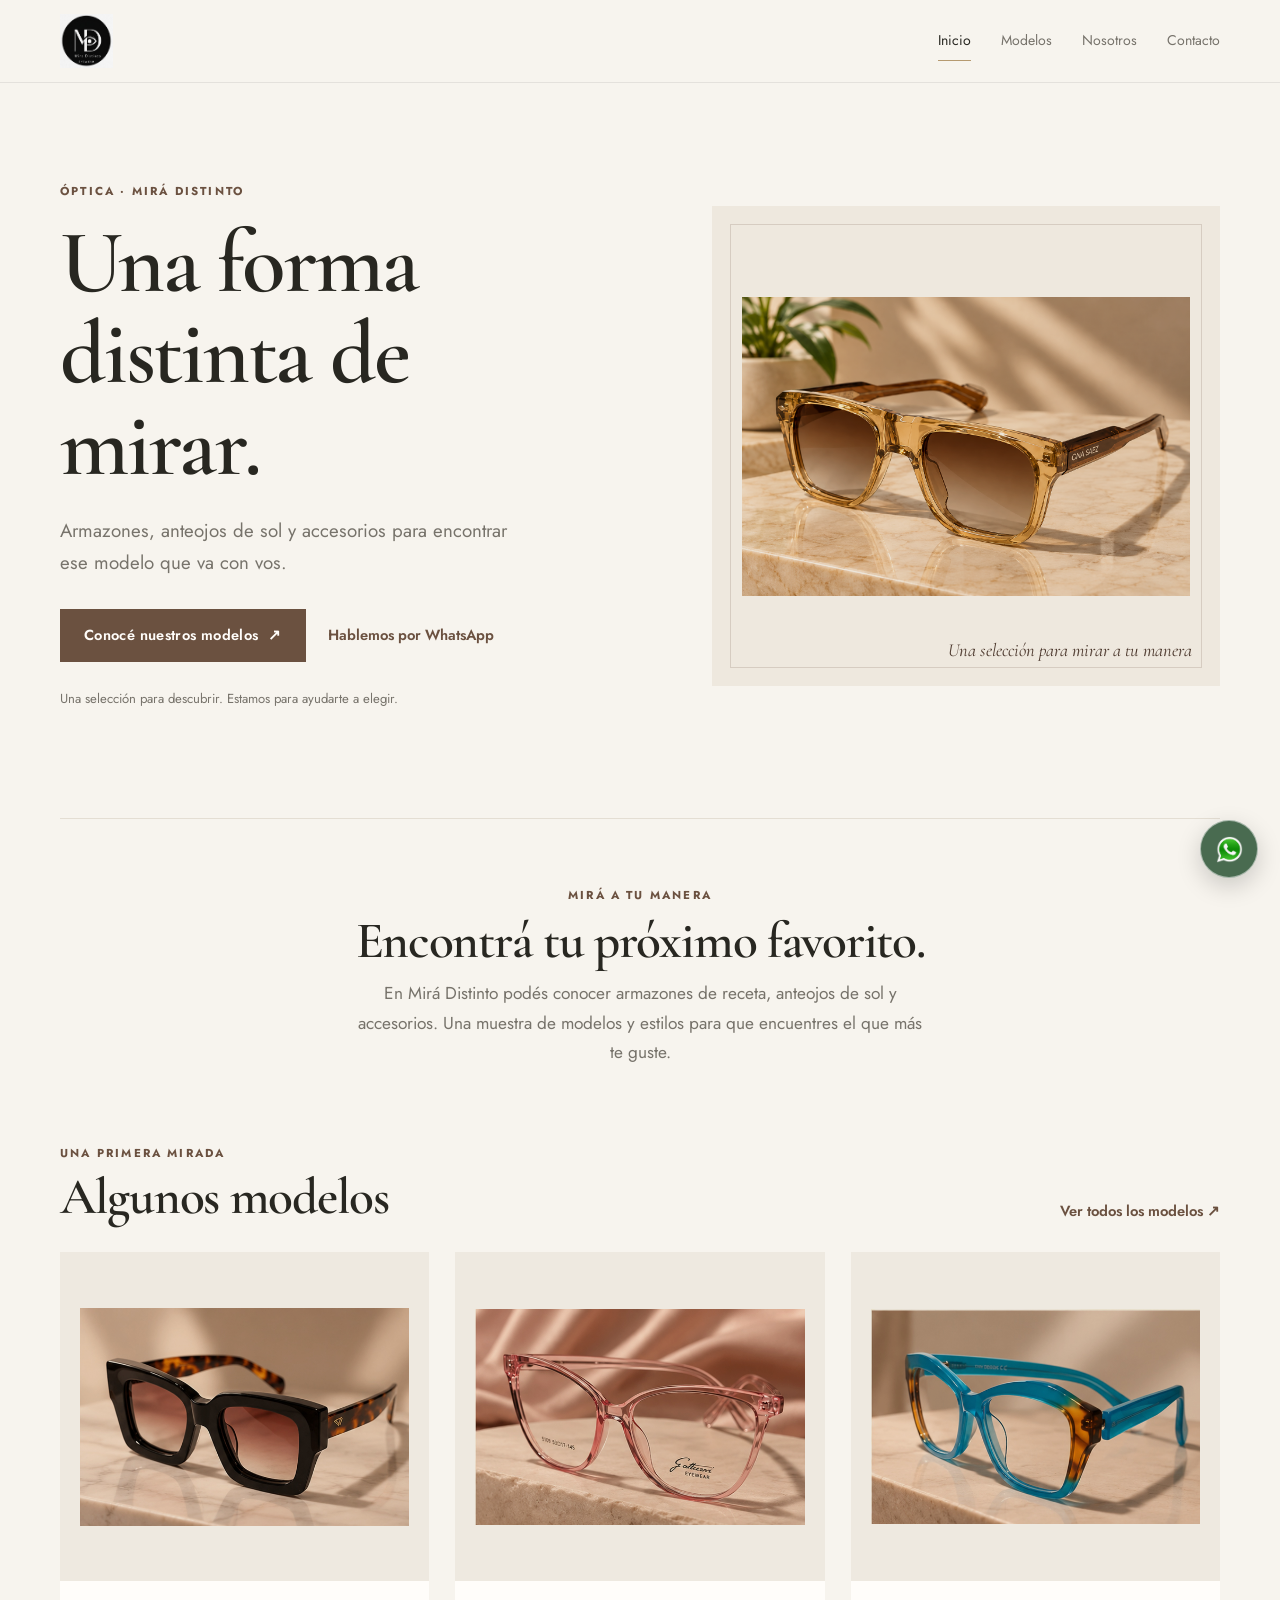
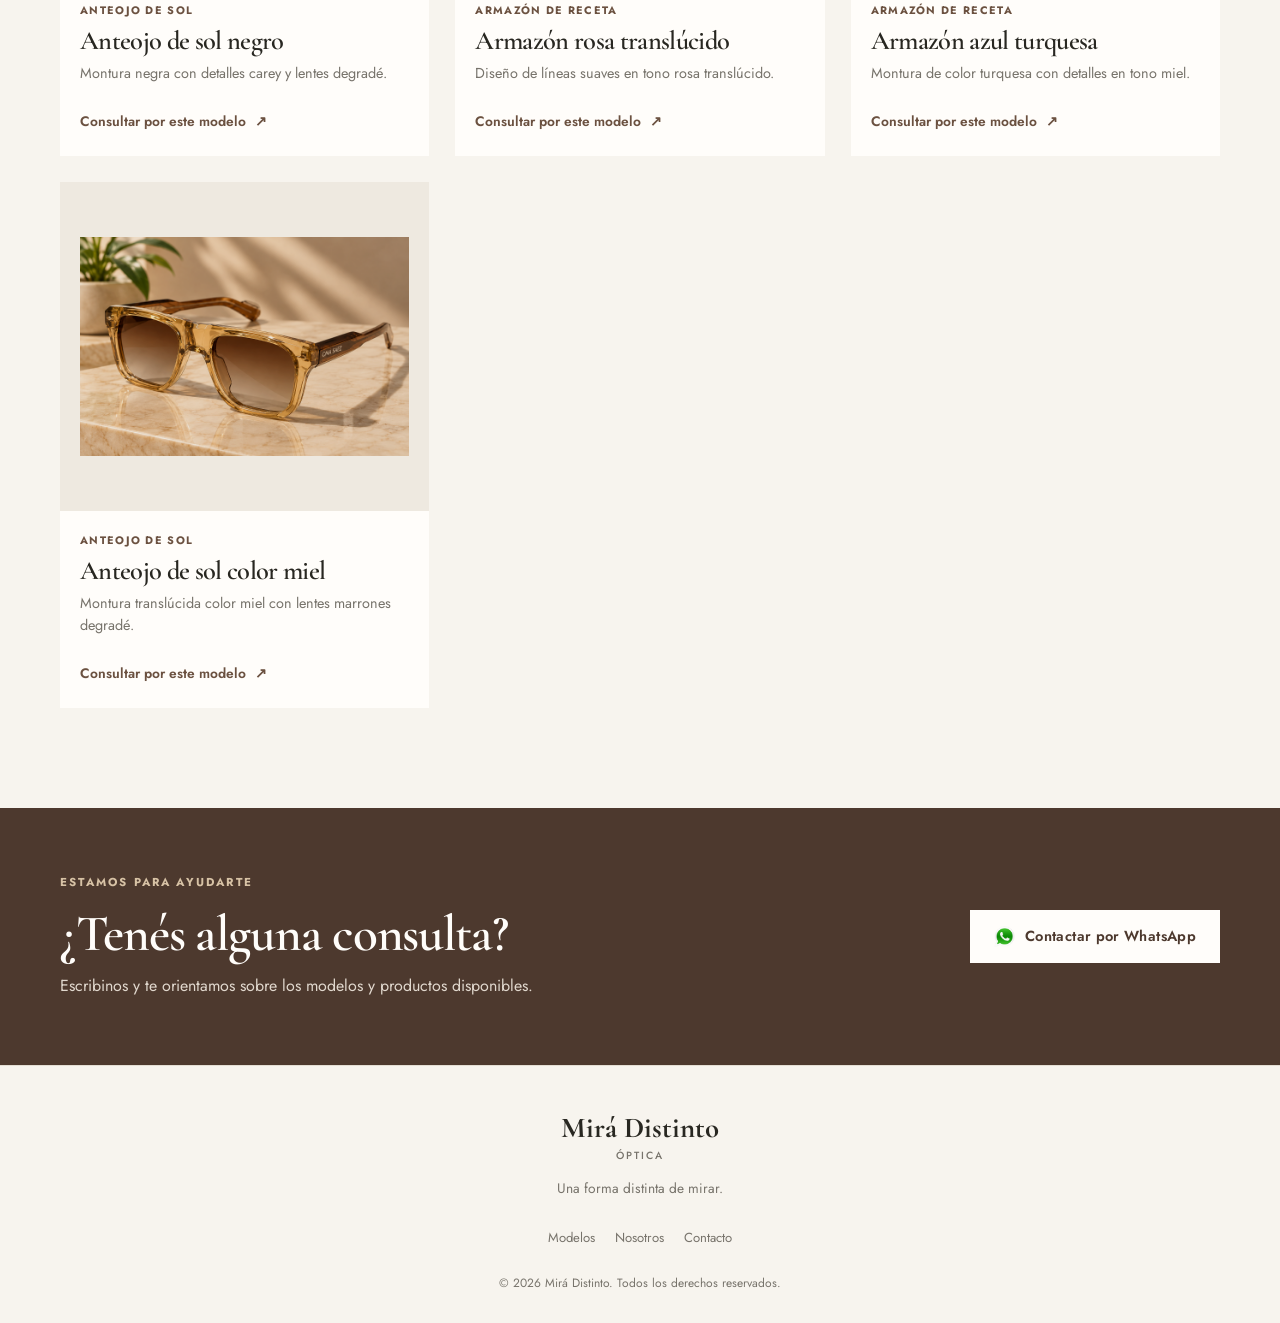
<file: index.html>
<!DOCTYPE html>
<html lang="es-AR">
<head>
  <meta charset="utf-8">
  <meta name="viewport" content="width=device-width, initial-scale=1">
  <meta name="theme-color" content="#f7f4ee">
  <title>Mirá Distinto | Óptica</title>
  <meta name="description" content="Conocé Mirá Distinto: armazones de receta, anteojos de sol y accesorios. Descubrí nuestros modelos y consultanos por WhatsApp.">
  <meta property="og:type" content="website">
  <meta property="og:site_name" content="Mirá Distinto">
  <meta property="og:title" content="Mirá Distinto | Óptica">
  <meta property="og:description" content="Una forma distinta de mirar. Conocé nuestros modelos y encontrá el que va con vos.">
  <meta property="og:image" content="img/logo.png">
  <meta name="twitter:card" content="summary">
  <link rel="icon" type="image/png" href="img/logo.png">
  <link rel="preconnect" href="https://fonts.googleapis.com">
  <link rel="preconnect" href="https://fonts.gstatic.com" crossorigin>
  <link href="https://fonts.googleapis.com/css2?family=Cormorant+Garamond:wght@500;600;700&family=Jost:wght@400;500;600;700&display=swap" rel="stylesheet">
  <link rel="stylesheet" href="css/estilos.css">
</head>
<body>
<header class="site-header">
  <div class="wrap header-inner">
    <a class="brand" href="index.html" aria-label="Mirá Distinto, inicio">
      <img src="img/logo.png" alt="Mirá Distinto" onerror="this.replaceWith(document.createTextNode('Mirá Distinto'))">
    </a>
    <nav class="main-nav" aria-label="Navegación principal">
      <a href="index.html" aria-current="page">Inicio</a>
      <a href="catalogo.html">Modelos</a>
      <a href="nosotros.html">Nosotros</a>
      <a href="contacto.html">Contacto</a>
    </nav>
  </div>
</header>

<main>
  <section class="wrap hero">
    <div class="hero-copy">
      <p class="eyebrow">ÓPTICA · MIRÁ DISTINTO</p>
      <h1>Una forma distinta de mirar.</h1>
      <p class="hero-text">Armazones, anteojos de sol y accesorios para encontrar ese modelo que va con vos.</p>
      <div class="cta">
        <a class="btn" href="catalogo.html">Conocé nuestros modelos <span aria-hidden="true">↗</span></a>
        <a class="text-link" data-wa="Hola, quisiera hacer una consulta a Mirá Distinto.">Hablemos por WhatsApp</a>
      </div>
      <p class="hero-note">Una selección para descubrir. Estamos para ayudarte a elegir.</p>
    </div>
    <div class="hero-visual">
      <img src="img/productos/08_anteojos_color_miel.png" alt="Anteojos de sol color miel" fetchpriority="high">
      <span class="hero-caption">Una selección para mirar a tu manera</span>
    </div>
  </section>

  <section class="wrap intro-strip">
    <p class="eyebrow">MIRÁ A TU MANERA</p>
    <h2>Encontrá tu próximo favorito.</h2>
    <p class="section-intro">En Mirá Distinto podés conocer armazones de receta, anteojos de sol y accesorios. Una muestra de modelos y estilos para que encuentres el que más te guste.</p>
  </section>

  <section class="wrap section-block">
    <div class="section-heading">
      <div>
        <p class="eyebrow">UNA PRIMERA MIRADA</p>
        <h2>Algunos modelos</h2>
      </div>
      <a class="text-link" href="catalogo.html">Ver todos los modelos ↗</a>
    </div>
    <div class="grid" id="featured"></div>
  </section>

  <section class="contact-band">
    <div class="wrap contact-band-inner">
      <div>
        <p class="eyebrow">ESTAMOS PARA AYUDARTE</p>
        <h2>¿Tenés alguna consulta?</h2>
        <p>Escribinos y te orientamos sobre los modelos y productos disponibles.</p>
      </div>
      <a class="btn btn-light" data-wa="Hola, quisiera hacer una consulta a Mirá Distinto."><span class="ico" data-icon="wsp"></span>Contactar por WhatsApp</a>
    </div>
  </section>
</main>

<footer class="site-footer">
  <div class="wrap footer-inner">
    <a class="footer-brand" href="index.html">Mirá Distinto<span>Óptica</span></a>
    <p>Una forma distinta de mirar.</p>
    <div class="footer-links"><a href="catalogo.html">Modelos</a><a href="nosotros.html">Nosotros</a><a href="contacto.html">Contacto</a></div>
    <small>© 2026 Mirá Distinto. Todos los derechos reservados.</small>
  </div>
</footer>
<a class="wa-float" data-wa="Hola, quisiera hacer una consulta a Mirá Distinto." aria-label="Contactar por WhatsApp"><span class="ico" data-icon="wsp"></span></a>

<script src="js/config.js"></script>
<script src="js/productos.js"></script>
<script src="js/app.js"></script>
</body>
</html>
</file>
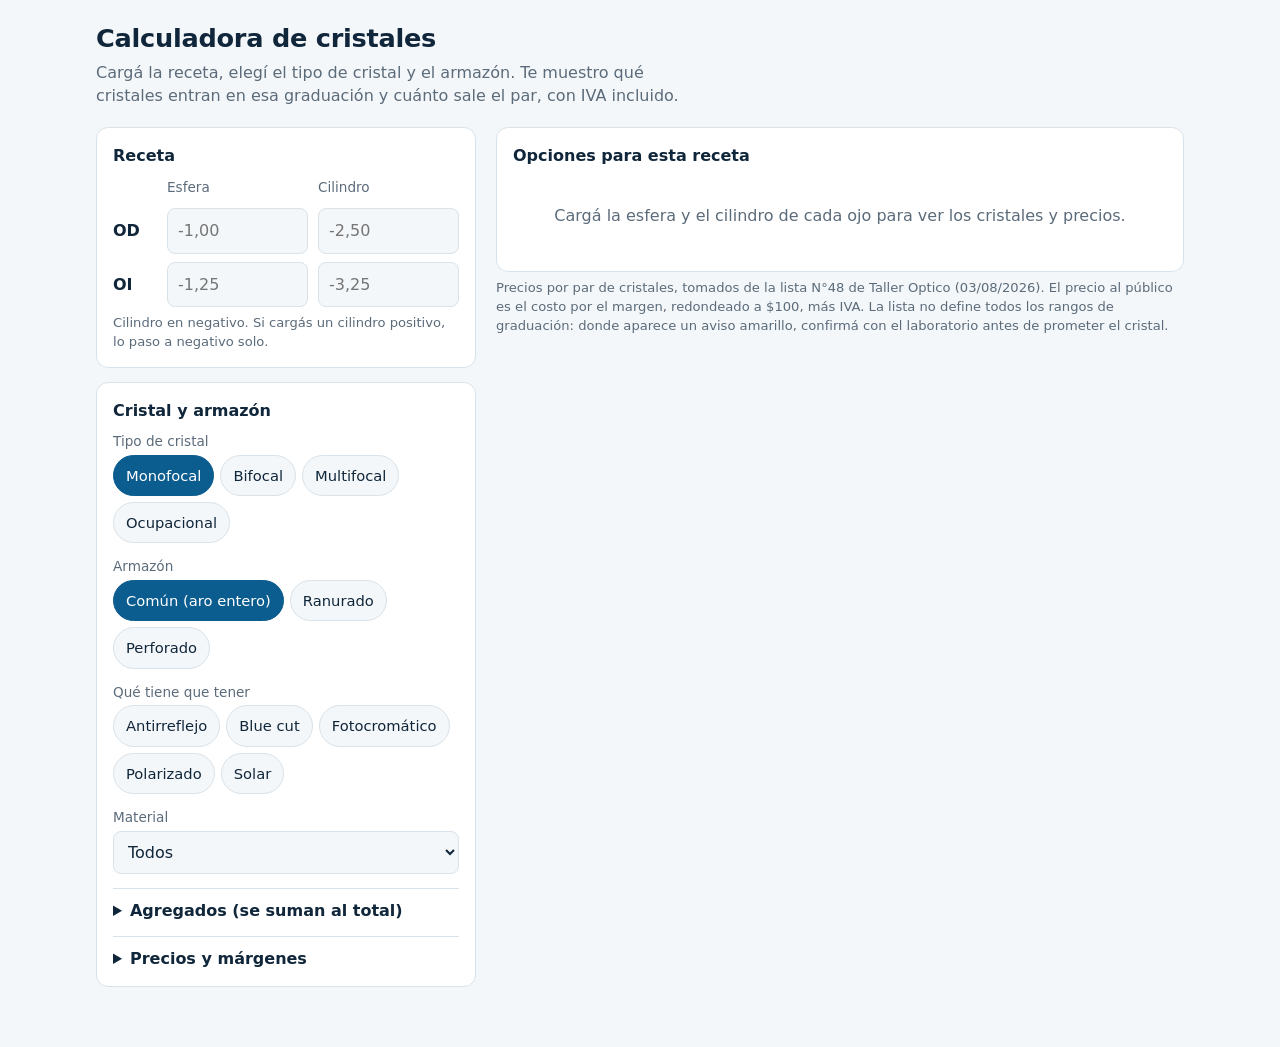
<file: Calculadora de cristales.html>
<!DOCTYPE html>
<html lang="es">
<head>
<meta charset="utf-8">
<meta name="viewport" content="width=device-width, initial-scale=1, viewport-fit=cover">
<title>Calculadora de cristales</title>
<style>
:root{
  --bg:#f4f7f9; --card:#ffffff; --ink:#10263a; --muted:#5b6b7a; --line:#d9e2e9;
  --accent:#0b5c8f; --accent-ink:#ffffff; --accent-soft:#e3f0f8;
  --ok:#17693a; --ok-soft:#e1f3e8; --warn:#8a5a00; --warn-soft:#fff2d6; --bad:#a3262a;
  box-sizing:border-box;
  padding-top:env(safe-area-inset-top,0px); padding-bottom:env(safe-area-inset-bottom,0px);
  color-scheme:light;
}
@media (prefers-color-scheme: dark){
  :root:not([data-theme="light"]){
    --bg:#0d1821; --card:#15232f; --ink:#e8eff4; --muted:#9db0bf; --line:#27394a;
    --accent:#5fb4e8; --accent-ink:#06202f; --accent-soft:#17384d;
    --ok:#7fd6a0; --ok-soft:#173a28; --warn:#f0c46a; --warn-soft:#3a2d0f; --bad:#ff8a8d;
    color-scheme:dark;
  }
}
:root[data-theme="dark"]{
    --bg:#0d1821; --card:#15232f; --ink:#e8eff4; --muted:#9db0bf; --line:#27394a;
    --accent:#5fb4e8; --accent-ink:#06202f; --accent-soft:#17384d;
    --ok:#7fd6a0; --ok-soft:#173a28; --warn:#f0c46a; --warn-soft:#3a2d0f; --bad:#ff8a8d;
    color-scheme:dark;
}
html{scroll-padding-top:env(safe-area-inset-top,0px)}
*{box-sizing:border-box}
body{margin:0;background:var(--bg);color:var(--ink);font-family:"Segoe UI",system-ui,-apple-system,"Helvetica Neue",Arial,sans-serif;font-size:16px;line-height:1.45}
.wrap{max-width:1120px;margin:0 auto;padding:20px 16px 60px}
h1{font-size:1.6rem;margin:0 0 4px;letter-spacing:-.01em}
.sub{color:var(--muted);margin:0 0 20px;max-width:60ch}
.grid{display:grid;grid-template-columns:minmax(300px,380px) 1fr;gap:20px;align-items:start}
@media (max-width:820px){.grid{grid-template-columns:1fr}}
.card{background:var(--card);border:1px solid var(--line);border-radius:12px;padding:16px}
.card + .card{margin-top:14px}
h2{font-size:1rem;margin:0 0 10px}
label{font-size:.85rem;color:var(--muted);display:block;margin-bottom:3px}
input[type=text],input[type=number],select{width:100%;font:inherit;padding:10px 10px;border:1px solid var(--line);border-radius:8px;background:var(--bg);color:var(--ink)}
input:focus,select:focus,button:focus-visible,summary:focus-visible{outline:3px solid var(--accent);outline-offset:1px}
.rx{display:grid;grid-template-columns:44px 1fr 1fr;gap:8px 10px;align-items:end}
.rx .eye{font-weight:700;padding-bottom:11px}
.seg{display:flex;flex-wrap:wrap;gap:6px}
.seg input{position:absolute;opacity:0;pointer-events:none}
.seg label{margin:0;padding:9px 12px;border:1px solid var(--line);border-radius:999px;color:var(--ink);cursor:pointer;font-size:.92rem;background:var(--bg)}
.seg input:checked + label{background:var(--accent);color:var(--accent-ink);border-color:var(--accent)}
.seg input:focus-visible + label{outline:3px solid var(--accent);outline-offset:1px}
.field{margin-top:14px}
.note{font-size:.82rem;color:var(--muted);margin-top:6px}
details{margin-top:14px;border-top:1px solid var(--line);padding-top:10px}
summary{cursor:pointer;font-weight:600}
.two{display:grid;grid-template-columns:1fr 1fr;gap:10px;margin-top:10px}
.chk{display:flex;gap:8px;align-items:center;margin:6px 0;color:var(--ink);font-size:.92rem}
.chk input{width:18px;height:18px}
.res-head{display:flex;justify-content:space-between;align-items:baseline;gap:10px;flex-wrap:wrap;margin-bottom:8px}
.res-head h2{margin:0}
.count{color:var(--muted);font-size:.9rem}
.opt{border:1px solid var(--line);border-radius:12px;padding:14px;margin-top:10px;background:var(--card);display:grid;grid-template-columns:1fr auto;gap:8px 16px}
.opt .name{font-weight:650}
.opt .meta{font-size:.85rem;color:var(--muted);margin-top:2px}
.price{text-align:right}
.price .big{font-size:1.5rem;font-weight:750;letter-spacing:-.01em;color:var(--accent);white-space:nowrap}
.price .small{font-size:.78rem;color:var(--muted)}
.badge{display:inline-block;font-size:.74rem;padding:2px 8px;border-radius:999px;background:var(--accent-soft);color:var(--accent);margin-right:4px;font-weight:600}
.badge.promo{background:var(--ok-soft);color:var(--ok)}
.warn{grid-column:1/-1;font-size:.84rem;background:var(--warn-soft);color:var(--warn);border-radius:8px;padding:6px 10px}
.actions{grid-column:1/-1;display:flex;gap:8px;align-items:center}
button{font:inherit;cursor:pointer;border:1px solid var(--accent);background:transparent;color:var(--accent);border-radius:8px;padding:7px 12px;font-weight:600}
button:hover{background:var(--accent-soft)}
.empty{padding:28px 10px;text-align:center;color:var(--muted)}
.sec-title{margin:22px 0 4px;font-size:.95rem;color:var(--muted)}
.toast{position:fixed;left:50%;bottom:calc(20px + env(safe-area-inset-bottom,0px));transform:translateX(-50%);background:var(--ink);color:var(--bg);padding:10px 16px;border-radius:999px;font-size:.9rem;opacity:0;pointer-events:none;transition:opacity .2s}
.toast.on{opacity:1}
.internal{color:var(--muted);font-size:.78rem}
@media (prefers-reduced-motion:reduce){.toast{transition:none}}
</style>
</head>
<body>
<div class="wrap">
  <h1>Calculadora de cristales</h1>
  <p class="sub">Cargá la receta, elegí el tipo de cristal y el armazón. Te muestro qué cristales entran en esa graduación y cuánto sale el par, con IVA incluido.</p>
  <div class="grid">
    <div>
      <div class="card">
        <h2>Receta</h2>
        <div class="rx">
          <span></span><label for="odE">Esfera</label><label for="odC">Cilindro</label>
          <span class="eye">OD</span><input id="odE" type="text" inputmode="decimal" placeholder="-1,00" autocomplete="off"><input id="odC" type="text" inputmode="decimal" placeholder="-2,50" autocomplete="off">
          <span class="eye">OI</span><input id="oiE" type="text" inputmode="decimal" placeholder="-1,25" autocomplete="off"><input id="oiC" type="text" inputmode="decimal" placeholder="-3,25" autocomplete="off">
        </div>
        <div class="field" id="addWrap" hidden>
          <label for="add">Adición</label>
          <input id="add" type="text" inputmode="decimal" placeholder="+2,00" autocomplete="off" style="max-width:140px">
        </div>
        <div class="note" id="rxNote">Cilindro en negativo. Si cargás un cilindro positivo, lo paso a negativo solo.</div>
      </div>

      <div class="card">
        <h2>Cristal y armazón</h2>
        <div class="field" style="margin-top:0">
          <label>Tipo de cristal</label>
          <div class="seg" id="tipo">
            <input type="radio" name="tipo" id="t1" value="mono" checked><label for="t1">Monofocal</label>
            <input type="radio" name="tipo" id="t2" value="bif"><label for="t2">Bifocal</label>
            <input type="radio" name="tipo" id="t3" value="mul"><label for="t3">Multifocal</label>
            <input type="radio" name="tipo" id="t4" value="ocu"><label for="t4">Ocupacional</label>
          </div>
        </div>
        <div class="field">
          <label>Armazón</label>
          <div class="seg" id="frame">
            <input type="radio" name="frame" id="f1" value="0" checked><label for="f1">Común (aro entero)</label>
            <input type="radio" name="frame" id="f2" value="1"><label for="f2">Ranurado</label>
            <input type="radio" name="frame" id="f3" value="2"><label for="f3">Perforado</label>
          </div>
        </div>
        <div class="field">
          <label>Qué tiene que tener</label>
          <div class="seg" id="feat">
            <input type="checkbox" id="x_ar" value="ar"><label for="x_ar">Antirreflejo</label>
            <input type="checkbox" id="x_blue" value="blue"><label for="x_blue">Blue cut</label>
            <input type="checkbox" id="x_foto" value="foto"><label for="x_foto">Fotocromático</label>
            <input type="checkbox" id="x_polar" value="polar"><label for="x_polar">Polarizado</label>
            <input type="checkbox" id="x_sol" value="sol"><label for="x_sol">Solar</label>
          </div>
        </div>
        <div class="field">
          <label for="mat">Material</label>
          <select id="mat">
            <option value="">Todos</option>
            <option value="org">Orgánico</option>
            <option value="hi">Alto índice (más fino)</option>
            <option value="poli">Policarbonato</option>
            <option value="min">Mineral (vidrio)</option>
          </select>
        </div>
        <details>
          <summary>Agregados (se suman al total)</summary>
          <div id="extras"></div>
          <div class="note">No sumes un agregado que el cristal ya trae, por ejemplo antirreflejo en uno «con AR».</div>
        </details>
        <details>
          <summary>Precios y márgenes</summary>
          <div class="two">
            <div><label for="mL">Margen cristales (x)</label><input id="mL" type="text" inputmode="decimal" value="2,5"></div>
            <div><label for="mS">Margen calibrado y agregados (x)</label><input id="mS" type="text" inputmode="decimal" value="2,5"></div>
            <div><label for="iva">IVA (%)</label><input id="iva" type="text" inputmode="decimal" value="21"></div>
          </div>
          <label class="chk"><input type="checkbox" id="showCost"> Mostrar costos del laboratorio (uso interno)</label>
        </details>
      </div>
    </div>

    <div>
      <div class="card">
        <div class="res-head"><h2>Opciones para esta receta</h2><span class="count" id="count"></span></div>
        <div id="out"><div class="empty">Cargá la esfera y el cilindro de cada ojo para ver los cristales y precios.</div></div>
      </div>
      <p class="note">Precios por par de cristales, tomados de la lista N°48 de Taller Optico (03/08/2026). El precio al público es el costo por el margen, redondeado a $100, más IVA. La lista no define todos los rangos de graduación: donde aparece un aviso amarillo, confirmá con el laboratorio antes de prometer el cristal.</p>
    </div>
  </div>
</div>
<div class="toast" id="toast" role="status" aria-live="polite"></div>
<script>
const DATA = {"items": [{"id": "P001", "n": "Calibrado común + orgánico BLANCO", "g": "Promoción con calibrado incluido", "c": "mono", "p": "promo", "m": "org", "cost": 4212, "tags": [], "rg": {"t": "std", "e": 6, "c": 2}, "cal": null, "cm": "org", "o": "Rango de stock +/-6,00 con cil -2,00", "fr": "comun"}, {"id": "P002", "n": "Calibrado ranurado + orgánico BLANCO", "g": "Promoción con calibrado incluido", "c": "mono", "p": "promo", "m": "org", "cost": 5563, "tags": [], "rg": {"t": "std", "e": 6, "c": 2}, "cal": null, "cm": "org", "o": "", "fr": "ranurado"}, {"id": "P003", "n": "Calibrado perforado + orgánico BLANCO", "g": "Promoción con calibrado incluido", "c": "mono", "p": "promo", "m": "org", "cost": 8968, "tags": [], "rg": {"t": "std", "e": 6, "c": 2}, "cal": null, "cm": "org", "o": "", "fr": "perforado"}, {"id": "P004", "n": "Calibrado común + orgánico HMC", "g": "Promoción con calibrado incluido", "c": "mono", "p": "promo", "m": "org", "cost": 6208, "tags": ["ar"], "rg": {"t": "std", "e": 6, "c": 2}, "cal": null, "cm": "org", "o": "", "fr": "comun"}, {"id": "P005", "n": "Calibrado ranurado + orgánico HMC", "g": "Promoción con calibrado incluido", "c": "mono", "p": "promo", "m": "org", "cost": 7284, "tags": ["ar"], "rg": {"t": "std", "e": 6, "c": 2}, "cal": null, "cm": "org", "o": "", "fr": "ranurado"}, {"id": "P006", "n": "Calibrado perforado + orgánico HMC", "g": "Promoción con calibrado incluido", "c": "mono", "p": "promo", "m": "org", "cost": 10784, "tags": ["ar"], "rg": {"t": "std", "e": 6, "c": 2}, "cal": null, "cm": "org", "o": "", "fr": "perforado"}, {"id": "P007", "n": "Calibrado común + orgánico BLUE", "g": "Promoción con calibrado incluido", "c": "mono", "p": "promo", "m": "org", "cost": 9708, "tags": ["blue", "arq"], "rg": {"t": "std", "e": 6, "c": 2}, "cal": null, "cm": "org", "o": "", "fr": "comun"}, {"id": "P008", "n": "Calibrado ranurado + orgánico BLUE", "g": "Promoción con calibrado incluido", "c": "mono", "p": "promo", "m": "org", "cost": 11056, "tags": ["blue", "arq"], "rg": {"t": "std", "e": 6, "c": 2}, "cal": null, "cm": "org", "o": "", "fr": "ranurado"}, {"id": "P009", "n": "Calibrado perforado + orgánico BLUE", "g": "Promoción con calibrado incluido", "c": "mono", "p": "promo", "m": "org", "cost": 14828, "tags": ["blue", "arq"], "rg": {"t": "std", "e": 6, "c": 2}, "cal": null, "cm": "org", "o": "", "fr": "perforado"}, {"id": "P010", "n": "Orgánico Essencial (simil Phancolor 1)", "g": "Promoción con calibrado incluido", "c": "mono", "p": "promo", "m": "min", "cost": 7704, "tags": ["foto"], "rg": {"t": "unk"}, "cal": null, "cm": "min", "o": "", "fr": "comun"}, {"id": "P011", "n": "Orgánico fotocromático con AR", "g": "Promoción con calibrado incluido", "c": "mono", "p": "promo", "m": "org", "cost": 20260, "tags": ["foto", "ar"], "rg": {"t": "std", "e": 4, "c": 2}, "cal": null, "cm": "org", "o": "Rango stock fotocromático con AR +/-4.00 con cil -2.00", "fr": "comun"}, {"id": "P012", "n": "Orgánico Blanco", "g": "Stock", "c": "mono", "p": "stock", "m": "org", "cost": 2802, "tags": [], "rg": {"t": "std", "e": 6, "c": 2}, "cal": "mono_stock", "cm": "org", "o": ""}, {"id": "P013", "n": "Orgánico Blanco rango extendido", "g": "Stock", "c": "mono", "p": "stock", "m": "org", "cost": 8200, "tags": [], "rg": {"t": "ext", "e": 6, "c": 2}, "cal": "mono_stock", "cm": "org", "o": ""}, {"id": "P014", "n": "Orgánico Antirreflejo", "g": "Stock", "c": "mono", "p": "stock", "m": "org", "cost": 5300, "tags": ["ar"], "rg": {"t": "std", "e": 6, "c": 2}, "cal": "mono_stock", "cm": "org", "o": "Rango stock hasta cil -2,00"}, {"id": "P015", "n": "Orgánico Antirreflejo rango extendido", "g": "Stock", "c": "mono", "p": "stock", "m": "org", "cost": 10800, "tags": ["ar"], "rg": {"t": "ext", "e": 6, "c": 2}, "cal": "mono_stock", "cm": "org", "o": ""}, {"id": "P016", "n": "Orgánico Blue lite cut", "g": "Stock", "c": "mono", "p": "stock", "m": "org", "cost": 9000, "tags": ["blue", "arq"], "rg": {"t": "std", "e": 6, "c": 2}, "cal": "mono_stock", "cm": "org", "o": ""}, {"id": "P017", "n": "Orgánico Blue Lite Cut rango extendido", "g": "Stock", "c": "mono", "p": "stock", "m": "org", "cost": 12500, "tags": ["blue", "arq"], "rg": {"t": "ext", "e": 6, "c": 2}, "cal": "mono_stock", "cm": "org", "o": ""}, {"id": "P018", "n": "Orgánico Fotosensible", "g": "Stock", "c": "mono", "p": "stock", "m": "org", "cost": 12500, "tags": ["foto"], "rg": {"t": "unk"}, "cal": "mono_stock", "cm": "org", "o": ""}, {"id": "P019", "n": "Orgánico Fotosensible Fashion Mirror Neutro", "g": "Stock", "c": "mono", "p": "stock", "m": "org", "cost": 34693, "tags": ["foto"], "rg": {"t": "unk"}, "cal": "mono_stock", "cm": "org", "o": ""}, {"id": "P020", "n": "Orgánico Fotosensible COLOR MAJESTIC NEUTRO (Blue, Purple, Pink, Brown, Green)", "g": "Stock", "c": "mono", "p": "stock", "m": "org", "cost": 28676, "tags": ["foto"], "rg": {"t": "unk"}, "cal": "mono_stock", "cm": "org", "o": "NUEVO"}, {"id": "P021", "n": "Orgánico Fotosensible con Antirreflejo", "g": "Stock", "c": "mono", "p": "stock", "m": "org", "cost": 20000, "tags": ["foto", "ar"], "rg": {"t": "std", "e": 4, "c": 2}, "cal": "mono_stock", "cm": "org", "o": ""}, {"id": "P022", "n": "Orgánico Fotosensible con Antirreflejo rango extendido", "g": "Stock", "c": "mono", "p": "stock", "m": "org", "cost": 27300, "tags": ["foto", "ar"], "rg": {"t": "ext", "e": 4, "c": 2}, "cal": "mono_stock", "cm": "org", "o": ""}, {"id": "P023", "n": "Orgánico Fotosensible Blue con Antirreflejo", "g": "Stock", "c": "mono", "p": "stock", "m": "org", "cost": 24500, "tags": ["foto", "blue", "ar"], "rg": {"t": "unk"}, "cal": "mono_stock", "cm": "org", "o": ""}, {"id": "P024", "n": "Orgánico Fotosensible Blue EXTENDIDO con Antirreflejo", "g": "Stock", "c": "mono", "p": "stock", "m": "org", "cost": 41195, "tags": ["foto", "blue", "ar"], "rg": {"t": "unk"}, "cal": "mono_stock", "cm": "org", "o": ""}, {"id": "P025", "n": "Orgánico Vuble Fotocromático Adaptec (FBD)", "g": "Stock", "c": "mono", "p": "stock", "m": "org", "cost": 58056, "tags": ["foto"], "rg": {"t": "unk"}, "cal": "mono_stock", "cm": "org", "o": ""}, {"id": "P026", "n": "Orgánico HD Bio 1.61 +AR+UVX+BLUE", "g": "Alto índice de stock", "c": "mono", "p": "stock", "m": "hi", "cost": 18926, "tags": ["blue", "ar"], "rg": {"t": "unk"}, "cal": "mono_stock", "cm": "org", "o": ""}, {"id": "P027", "n": "Orgánico HD Bio 1.61 Rango extendido", "g": "Alto índice de stock", "c": "mono", "p": "stock", "m": "hi", "cost": 31092, "tags": [], "rg": {"t": "unk"}, "cal": "mono_stock", "cm": "org", "o": ""}, {"id": "P028", "n": "Acrílico Blue con AR", "g": "Alto índice de stock", "c": "mono", "p": "stock", "m": "org", "cost": 14552, "tags": ["blue", "ar"], "rg": {"t": "unk"}, "cal": "mono_stock", "cm": "org", "o": ""}, {"id": "P029", "n": "Orgánico 1.67 Blue con AR", "g": "Alto índice de stock", "c": "mono", "p": "stock", "m": "hi", "cost": 33800, "tags": ["blue", "ar"], "rg": {"t": "unk"}, "cal": "mono_stock", "cm": "org", "o": ""}, {"id": "P030", "n": "Orgánico 1.60 Foto Blue con AR", "g": "Alto índice de stock", "c": "mono", "p": "stock", "m": "hi", "cost": 52300, "tags": ["foto", "blue", "ar"], "rg": {"t": "unk"}, "cal": "mono_stock", "cm": "org", "o": ""}, {"id": "P031", "n": "Orgánico 1.71 Blue con AR (asférico ambas caras)", "g": "Alto índice de stock", "c": "mono", "p": "stock", "m": "hi", "cost": 48000, "tags": ["blue", "ar"], "rg": {"t": "unk"}, "cal": "mono_stock", "cm": "org", "o": "NUEVO"}, {"id": "P032", "n": "Orgánico Ultravex Blue", "g": "Alto índice de stock", "c": "mono", "p": "stock", "m": "hi", "cost": 19085, "tags": ["blue", "arq"], "rg": {"t": "unk"}, "cal": "mono_stock", "cm": "org", "o": ""}, {"id": "P033", "n": "Orgánico Ultravex Blue rango extendido", "g": "Alto índice de stock", "c": "mono", "p": "stock", "m": "hi", "cost": 30332, "tags": ["blue", "arq"], "rg": {"t": "unk"}, "cal": "mono_stock", "cm": "org", "o": ""}, {"id": "P034", "n": "Orgánico Antiage HD 1,60", "g": "Alto índice de stock", "c": "mono", "p": "stock", "m": "hi", "cost": 28030, "tags": [], "rg": {"t": "unk"}, "cal": "mono_stock", "cm": "org", "o": ""}, {"id": "P035", "n": "Orgánico Antiage HD 1,60 extendido", "g": "Alto índice de stock", "c": "mono", "p": "stock", "m": "hi", "cost": 34933, "tags": [], "rg": {"t": "unk"}, "cal": "mono_stock", "cm": "org", "o": ""}, {"id": "P036", "n": "Policarbonato Blanco", "g": "Policarbonato de stock", "c": "mono", "p": "stock", "m": "poli", "cost": 9242, "tags": [], "rg": {"t": "unk"}, "cal": "mono_stock", "cm": "poli", "o": ""}, {"id": "P037", "n": "Policarbonato con Antirreflejo", "g": "Policarbonato de stock", "c": "mono", "p": "stock", "m": "poli", "cost": 12609, "tags": ["ar"], "rg": {"t": "unk"}, "cal": "mono_stock", "cm": "poli", "o": ""}, {"id": "P038", "n": "Policarbonato con AR extendido", "g": "Policarbonato de stock", "c": "mono", "p": "stock", "m": "poli", "cost": 23571, "tags": ["ar"], "rg": {"t": "unk"}, "cal": "mono_stock", "cm": "poli", "o": ""}, {"id": "P039", "n": "Policarbonato Fotocromático con AR", "g": "Policarbonato de stock", "c": "mono", "p": "stock", "m": "poli", "cost": 84023, "tags": ["foto", "ar"], "rg": {"t": "unk"}, "cal": "mono_stock", "cm": "poli", "o": ""}, {"id": "P040", "n": "Policarbonato Blue lite cut", "g": "Policarbonato de stock", "c": "mono", "p": "stock", "m": "poli", "cost": 34317, "tags": ["blue", "arq"], "rg": {"t": "unk"}, "cal": "mono_stock", "cm": "poli", "o": ""}, {"id": "P041", "n": "CR sol uniforme", "g": "Solar de stock", "c": "mono", "p": "stock", "m": "org", "cost": 7374, "tags": ["sol"], "rg": {"t": "unk"}, "cal": "mono_stock", "cm": "org", "o": ""}, {"id": "P042", "n": "CR sol Degradé", "g": "Solar de stock", "c": "mono", "p": "stock", "m": "org", "cost": 8541, "tags": ["sol"], "rg": {"t": "unk"}, "cal": "mono_stock", "cm": "org", "o": ""}, {"id": "P043", "n": "CR sol Base 8", "g": "Solar de stock", "c": "mono", "p": "stock", "m": "org", "cost": 10614, "tags": ["sol"], "rg": {"t": "unk"}, "cal": "mono_stock", "cm": "org", "o": ""}, {"id": "P044", "n": "Lente Polarizada Neutra Gris/Sepia Orgánico", "g": "Solar de stock", "c": "mono", "p": "stock", "m": "org", "cost": 30330, "tags": ["polar", "sol"], "rg": {"t": "unk"}, "cal": "mono_stock", "cm": "org", "o": ""}, {"id": "P045", "n": "Placa polarizada Compacta (Gris – Sepia – G15)", "g": "Solar de stock", "c": "mono", "p": "stock", "m": "org", "cost": 14028, "tags": ["polar", "sol"], "rg": {"t": "unk"}, "cal": "mono_stock", "cm": "org", "o": ""}, {"id": "P046", "n": "Placa polarizada Degradé (Gris – Sepia)", "g": "Solar de stock", "c": "mono", "p": "stock", "m": "org", "cost": 15248, "tags": ["polar", "sol"], "rg": {"t": "unk"}, "cal": "mono_stock", "cm": "org", "o": ""}, {"id": "P047", "n": "Polarizado Espejado (Rosa – Azul)", "g": "Solar de stock", "c": "mono", "p": "stock", "m": "org", "cost": 16578, "tags": ["polar", "sol"], "rg": {"t": "unk"}, "cal": "mono_stock", "cm": "org", "o": ""}, {"id": "P048", "n": "Polarizado Drive", "g": "Solar de stock", "c": "mono", "p": "stock", "m": "org", "cost": 32453, "tags": ["polar", "sol"], "rg": {"t": "unk"}, "cal": "mono_stock", "cm": "org", "o": ""}, {"id": "P049", "n": "Mineral Blanco Esf al 200", "g": "Mineral de stock", "c": "mono", "p": "stock", "m": "min", "cost": 7721, "tags": [], "rg": {"t": "min", "e": 2.0, "c": 0}, "cal": "mono_stock", "cm": "min", "o": ""}, {"id": "P050", "n": "Mineral Blanco Esf al 400", "g": "Mineral de stock", "c": "mono", "p": "stock", "m": "min", "cost": 8385, "tags": [], "rg": {"t": "min", "e": 4.0, "c": 0}, "cal": "mono_stock", "cm": "min", "o": ""}, {"id": "P051", "n": "Mineral Blanco Esf al 600", "g": "Mineral de stock", "c": "mono", "p": "stock", "m": "min", "cost": 13354, "tags": [], "rg": {"t": "min", "e": 6.0, "c": 0}, "cal": "mono_stock", "cm": "min", "o": ""}, {"id": "P052", "n": "Mineral Blanco 200 al 200", "g": "Mineral de stock", "c": "mono", "p": "stock", "m": "min", "cost": 11946, "tags": [], "rg": {"t": "min", "e": 2.0, "c": 2.0}, "cal": "mono_stock", "cm": "min", "o": ""}, {"id": "P053", "n": "Mineral Blanco 400 al 200", "g": "Mineral de stock", "c": "mono", "p": "stock", "m": "min", "cost": 16850, "tags": [], "rg": {"t": "min", "e": 4.0, "c": 2.0}, "cal": "mono_stock", "cm": "min", "o": ""}, {"id": "P054", "n": "Mineral Blanco 600 al 200", "g": "Mineral de stock", "c": "mono", "p": "stock", "m": "min", "cost": 21027, "tags": [], "rg": {"t": "min", "e": 6.0, "c": 2.0}, "cal": "mono_stock", "cm": "min", "o": ""}, {"id": "P055", "n": "Mineral Fotocromático Esf al 200", "g": "Mineral de stock", "c": "mono", "p": "stock", "m": "min", "cost": 36420, "tags": ["foto"], "rg": {"t": "min", "e": 2.0, "c": 0}, "cal": "mono_stock", "cm": "min", "o": ""}, {"id": "P056", "n": "Mineral Fotocromático Esf al 400", "g": "Mineral de stock", "c": "mono", "p": "stock", "m": "min", "cost": 40596, "tags": ["foto"], "rg": {"t": "min", "e": 4.0, "c": 0}, "cal": "mono_stock", "cm": "min", "o": ""}, {"id": "P057", "n": "Mineral Fotocromático 200 al 200", "g": "Mineral de stock", "c": "mono", "p": "stock", "m": "min", "cost": 44821, "tags": ["foto"], "rg": {"t": "min", "e": 2.0, "c": 2.0}, "cal": "mono_stock", "cm": "min", "o": ""}, {"id": "P058", "n": "Mineral Fotocromático 400 al 200", "g": "Mineral de stock", "c": "mono", "p": "stock", "m": "min", "cost": 53934, "tags": ["foto"], "rg": {"t": "min", "e": 4.0, "c": 2.0}, "cal": "mono_stock", "cm": "min", "o": ""}, {"id": "P059", "n": "Mineral Neutro Sol", "g": "Mineral de stock", "c": "mono", "p": "stock", "m": "min", "cost": 29935, "tags": ["sol"], "rg": {"t": "unk"}, "cal": "mono_stock", "cm": "min", "o": ""}, {"id": "P060", "n": "Phancolor 3", "g": "Mineral de stock", "c": "mono", "p": "stock", "m": "min", "cost": 63128, "tags": ["foto"], "rg": {"t": "unk"}, "cal": "mono_stock", "cm": "min", "o": ""}, {"id": "P061", "n": "Phancolor 3 con AR interno", "g": "Mineral de stock", "c": "mono", "p": "stock", "m": "min", "cost": 79315, "tags": ["foto", "ar"], "rg": {"t": "unk"}, "cal": "mono_stock", "cm": "min", "o": ""}, {"id": "P062", "n": "Orgánico Orma Blanco", "g": "Essilor de stock", "c": "mono", "p": "stock", "m": "org", "cost": 16694, "tags": [], "rg": {"t": "unk"}, "cal": "mono_stock", "cm": "org", "o": ""}, {"id": "P063", "n": "Orgánico Crizal Easy", "g": "Essilor de stock", "c": "mono", "p": "stock", "m": "org", "cost": 50612, "tags": ["ar"], "rg": {"t": "unk"}, "cal": "mono_stock", "cm": "org", "o": ""}, {"id": "P064", "n": "Orgánico Crizal Rock Blue UV", "g": "Essilor de stock", "c": "mono", "p": "stock", "m": "org", "cost": 75132, "tags": ["blue", "ar"], "rg": {"t": "unk"}, "cal": "mono_stock", "cm": "org", "o": ""}, {"id": "P065", "n": "Orgánico Crizal Sapphire HR Blue UV", "g": "Essilor de stock", "c": "mono", "p": "stock", "m": "org", "cost": 83328, "tags": ["blue", "ar"], "rg": {"t": "unk"}, "cal": "mono_stock", "cm": "org", "o": ""}, {"id": "P066", "n": "Orgánico Crizal Prevencia", "g": "Essilor de stock", "c": "mono", "p": "stock", "m": "org", "cost": 83328, "tags": ["ar"], "rg": {"t": "unk"}, "cal": "mono_stock", "cm": "org", "o": ""}, {"id": "P067", "n": "Transitions GEN 8 Gris", "g": "Essilor de stock", "c": "mono", "p": "stock", "m": "org", "cost": 96602, "tags": ["foto"], "rg": {"t": "unk"}, "cal": "mono_stock", "cm": "org", "o": ""}, {"id": "P068", "n": "Kodak Blue", "g": "Essilor de stock", "c": "mono", "p": "stock", "m": "org", "cost": 30514, "tags": ["blue", "arq"], "rg": {"t": "kod"}, "cal": "mono_stock", "cm": "org", "o": "Rango Esf +4.00/-4.00 Cil -2.00"}, {"id": "P070", "n": "Orgánico Blanco", "g": "Laboratorio", "c": "mono", "p": "lab", "m": "org", "cost": 18126, "tags": [], "rg": {"t": "lab"}, "cal": "mono_lab", "cm": "org", "o": ""}, {"id": "P071", "n": "Orgánico Fotocromático", "g": "Laboratorio", "c": "mono", "p": "lab", "m": "org", "cost": 52230, "tags": ["foto"], "rg": {"t": "lab"}, "cal": "mono_lab", "cm": "org", "o": ""}, {"id": "P072", "n": "Orgánico Fotocromático Blue", "g": "Laboratorio", "c": "mono", "p": "lab", "m": "org", "cost": 70667, "tags": ["foto", "blue", "arq"], "rg": {"t": "lab"}, "cal": "mono_lab", "cm": "org", "o": ""}, {"id": "P073", "n": "Orgánico Blue lite cut", "g": "Laboratorio", "c": "mono", "p": "lab", "m": "org", "cost": 39858, "tags": ["blue", "arq"], "rg": {"t": "lab"}, "cal": "mono_lab", "cm": "org", "o": ""}, {"id": "P074", "n": "Orgánico Fotocromático Fashion Mirror", "g": "Laboratorio", "c": "mono", "p": "lab", "m": "org", "cost": 65725, "tags": ["foto"], "rg": {"t": "lab"}, "cal": "mono_lab", "cm": "org", "o": ""}, {"id": "P075", "n": "Orgánico Fotocromático COLOR MAJESTIC (Blue, Purple, Pink, Brown, Green)", "g": "Laboratorio", "c": "mono", "p": "lab", "m": "org", "cost": 65388, "tags": ["foto"], "rg": {"t": "lab"}, "cal": "mono_lab", "cm": "org", "o": "NUEVO"}, {"id": "P076", "n": "Orgánico Majestic Myopia 1.49", "g": "Laboratorio", "c": "mono", "p": "lab", "m": "org", "cost": 60107, "tags": [], "rg": {"t": "lab"}, "cal": "mono_lab", "cm": "org", "o": ""}, {"id": "P077", "n": "Orgánico Majestic Myopia 1.60", "g": "Laboratorio", "c": "mono", "p": "lab", "m": "hi", "cost": 85161, "tags": [], "rg": {"t": "lab"}, "cal": "mono_lab", "cm": "org", "o": ""}, {"id": "P078", "n": "Orgánico 1.67", "g": "Laboratorio", "c": "mono", "p": "lab", "m": "hi", "cost": 77893, "tags": [], "rg": {"t": "lab"}, "cal": "mono_lab", "cm": "org", "o": ""}, {"id": "P079", "n": "Orgánico 1.67 Blue", "g": "Laboratorio", "c": "mono", "p": "lab", "m": "hi", "cost": 85849, "tags": ["blue", "arq"], "rg": {"t": "lab"}, "cal": "mono_lab", "cm": "org", "o": ""}, {"id": "P080", "n": "Orgánico 1.67 Fotocromático", "g": "Laboratorio", "c": "mono", "p": "lab", "m": "hi", "cost": 107843, "tags": ["foto"], "rg": {"t": "lab"}, "cal": "mono_lab", "cm": "org", "o": ""}, {"id": "P081", "n": "Orgánico 1.74", "g": "Laboratorio", "c": "mono", "p": "lab", "m": "hi", "cost": 148500, "tags": [], "rg": {"t": "lab"}, "cal": "mono_lab", "cm": "org", "o": ""}, {"id": "P082", "n": "Transitions GEN S", "g": "Laboratorio", "c": "mono", "p": "lab", "m": "org", "cost": 271646, "tags": ["foto"], "rg": {"t": "lab"}, "cal": "mono_lab", "cm": "org", "o": ""}, {"id": "P083", "n": "Transitions GEN 8 Gris", "g": "Laboratorio", "c": "mono", "p": "lab", "m": "org", "cost": 236962, "tags": ["foto"], "rg": {"t": "lab"}, "cal": "mono_lab", "cm": "org", "o": ""}, {"id": "P084", "n": "Polarizado hasta 8 dioptrías orgánico", "g": "Laboratorio", "c": "mono", "p": "lab", "m": "org", "cost": 56066, "tags": ["polar"], "rg": {"t": "lab"}, "cal": "mono_lab", "cm": "org", "o": ""}, {"id": "P085", "n": "Polarizado DRIVE", "g": "Laboratorio", "c": "mono", "p": "lab", "m": "org", "cost": 99430, "tags": ["polar"], "rg": {"t": "lab"}, "cal": "mono_lab", "cm": "org", "o": ""}, {"id": "P086", "n": "Polarizado Foto DRIVE", "g": "Laboratorio", "c": "mono", "p": "lab", "m": "org", "cost": 134820, "tags": ["polar", "foto"], "rg": {"t": "lab"}, "cal": "mono_lab", "cm": "org", "o": ""}, {"id": "P087", "n": "Orgánico X-Perio Polarizado", "g": "Laboratorio", "c": "mono", "p": "lab", "m": "org", "cost": 178734, "tags": ["polar"], "rg": {"t": "lab"}, "cal": "mono_lab", "cm": "org", "o": ""}, {"id": "P088", "n": "Stylis Blanco", "g": "Laboratorio", "c": "mono", "p": "lab", "m": "hi", "cost": 99563, "tags": [], "rg": {"t": "lab"}, "cal": "mono_lab", "cm": "org", "o": ""}, {"id": "P089", "n": "Policarbonato Blanco", "g": "Laboratorio", "c": "mono", "p": "lab", "m": "poli", "cost": 30809, "tags": [], "rg": {"t": "lab"}, "cal": "mono_lab", "cm": "poli", "o": ""}, {"id": "P090", "n": "Policarbonato Blue", "g": "Laboratorio", "c": "mono", "p": "lab", "m": "poli", "cost": 54408, "tags": ["blue", "arq"], "rg": {"t": "lab"}, "cal": "mono_lab", "cm": "poli", "o": ""}, {"id": "P091", "n": "Policarbonato Fotocromático", "g": "Laboratorio", "c": "mono", "p": "lab", "m": "poli", "cost": 95465, "tags": ["foto"], "rg": {"t": "lab"}, "cal": "mono_lab", "cm": "poli", "o": ""}, {"id": "P092", "n": "Policarbonato polarizado Espejado", "g": "Laboratorio", "c": "mono", "p": "lab", "m": "poli", "cost": 148891, "tags": ["polar"], "rg": {"t": "lab"}, "cal": "mono_lab", "cm": "poli", "o": ""}, {"id": "P093", "n": "Mineral Blanco", "g": "Laboratorio", "c": "mono", "p": "lab", "m": "min", "cost": 44153, "tags": [], "rg": {"t": "lab"}, "cal": "mono_lab", "cm": "min", "o": "Los minerales demoran 5 días"}, {"id": "P094", "n": "Mineral High Lite 1.7", "g": "Laboratorio", "c": "mono", "p": "lab", "m": "min", "cost": 60576, "tags": [], "rg": {"t": "lab"}, "cal": "mono_lab", "cm": "min", "o": "Los minerales demoran 5 días"}, {"id": "P095", "n": "Mineral Fotocromático", "g": "Laboratorio", "c": "mono", "p": "lab", "m": "min", "cost": 68072, "tags": ["foto"], "rg": {"t": "lab"}, "cal": "mono_lab", "cm": "min", "o": "Los minerales demoran 5 días"}, {"id": "P096", "n": "Kriptok y Flap Top Blanco Orgánico", "g": "Bifocal", "c": "bif", "p": "lab", "m": "org", "cost": 20953, "tags": [], "rg": {"t": "lab"}, "cal": "bif", "cm": "org", "o": ""}, {"id": "P097", "n": "Kriptok y Flap Top Fotocromático Orgánico", "g": "Bifocal", "c": "bif", "p": "lab", "m": "org", "cost": 60424, "tags": ["foto"], "rg": {"t": "lab"}, "cal": "bif", "cm": "org", "o": ""}, {"id": "P098", "n": "Flap Top Polarizado Orgánico", "g": "Bifocal", "c": "bif", "p": "lab", "m": "org", "cost": 76988, "tags": ["polar"], "rg": {"t": "lab"}, "cal": "bif", "cm": "org", "o": ""}, {"id": "P099", "n": "Flap Top Blue lite cut Orgánico", "g": "Bifocal", "c": "bif", "p": "lab", "m": "org", "cost": 45645, "tags": ["blue", "arq"], "rg": {"t": "lab"}, "cal": "bif", "cm": "org", "o": ""}, {"id": "P100", "n": "Flap Top Blanco Policarbonato", "g": "Bifocal", "c": "bif", "p": "lab", "m": "poli", "cost": 49151, "tags": [], "rg": {"t": "lab"}, "cal": "bif", "cm": "poli", "o": ""}, {"id": "P101", "n": "Flap Top Polarizado Policarbonato", "g": "Bifocal", "c": "bif", "p": "lab", "m": "poli", "cost": 142280, "tags": ["polar"], "rg": {"t": "lab"}, "cal": "bif", "cm": "poli", "o": ""}, {"id": "P102", "n": "Flap Top Fotocromático Blue", "g": "Bifocal", "c": "bif", "p": "lab", "m": "org", "cost": 90290, "tags": ["foto", "blue", "arq"], "rg": {"t": "lab"}, "cal": "bif", "cm": "org", "o": ""}, {"id": "P103", "n": "Flap Top Fotocromático Adaptec", "g": "Bifocal", "c": "bif", "p": "lab", "m": "org", "cost": 155951, "tags": ["foto"], "rg": {"t": "lab"}, "cal": "bif", "cm": "org", "o": ""}, {"id": "P104", "n": "Flap Top Transitions Gen 8", "g": "Bifocal", "c": "bif", "p": "lab", "m": "org", "cost": 308680, "tags": ["foto"], "rg": {"t": "lab"}, "cal": "bif", "cm": "org", "o": ""}, {"id": "P105", "n": "Flap Top Fotocromático Policarbonato", "g": "Bifocal", "c": "bif", "p": "lab", "m": "poli", "cost": 147488, "tags": ["foto"], "rg": {"t": "lab"}, "cal": "bif", "cm": "poli", "o": ""}, {"id": "P106", "n": "Kriptok Blanco Mineral", "g": "Bifocal", "c": "bif", "p": "lab", "m": "min", "cost": 69044, "tags": [], "rg": {"t": "lab"}, "cal": "bif", "cm": "min", "o": ""}, {"id": "P107", "n": "Kriptok Fotocromático Mineral", "g": "Bifocal", "c": "bif", "p": "lab", "m": "min", "cost": 137496, "tags": ["foto"], "rg": {"t": "lab"}, "cal": "bif", "cm": "min", "o": ""}, {"id": "P108", "n": "Flap Top Blanco Mineral", "g": "Bifocal", "c": "bif", "p": "lab", "m": "min", "cost": 132627, "tags": [], "rg": {"t": "lab"}, "cal": "bif", "cm": "min", "o": ""}, {"id": "P109", "n": "Flap Top Fotocromático Mineral", "g": "Bifocal", "c": "bif", "p": "lab", "m": "min", "cost": 176510, "tags": ["foto"], "rg": {"t": "lab"}, "cal": "bif", "cm": "min", "o": ""}, {"id": "P110", "n": "Orgánico Blanco Genérico", "g": "Multifocal LG (genérico, sin garantía)", "c": "mul", "p": "lab", "m": "org", "cost": 37034, "tags": [], "rg": {"t": "lab"}, "cal": "mul", "cm": "org", "o": "Genéricos sin garantía"}, {"id": "P111", "n": "Orgánico Fotocromático Genérico", "g": "Multifocal LG (genérico, sin garantía)", "c": "mul", "p": "lab", "m": "org", "cost": 71761, "tags": ["foto"], "rg": {"t": "lab"}, "cal": "mul", "cm": "org", "o": "Genéricos sin garantía"}, {"id": "P112", "n": "Orgánico Blue Cut Genérico", "g": "Multifocal LG (genérico, sin garantía)", "c": "mul", "p": "lab", "m": "org", "cost": 67061, "tags": ["blue", "arq"], "rg": {"t": "lab"}, "cal": "mul", "cm": "org", "o": "Genéricos sin garantía"}, {"id": "P113", "n": "Policarbonato Blanco Genérico", "g": "Multifocal LG (genérico, sin garantía)", "c": "mul", "p": "lab", "m": "poli", "cost": 67047, "tags": [], "rg": {"t": "lab"}, "cal": "mul", "cm": "poli", "o": "Genéricos sin garantía"}, {"id": "P114", "n": "Policarbonato Blue Cut Genérico", "g": "Multifocal LG (genérico, sin garantía)", "c": "mul", "p": "lab", "m": "poli", "cost": 116440, "tags": ["blue", "arq"], "rg": {"t": "lab"}, "cal": "mul", "cm": "poli", "o": "Genéricos sin garantía"}, {"id": "P115", "n": "Orgánico Blanco", "g": "Ocupacional LG", "c": "ocu", "p": "lab", "m": "org", "cost": 36333, "tags": [], "rg": {"t": "lab"}, "cal": "mul", "cm": "org", "o": ""}, {"id": "P116", "n": "Orgánico Blue", "g": "Ocupacional LG", "c": "ocu", "p": "lab", "m": "org", "cost": 55148, "tags": ["blue", "arq"], "rg": {"t": "lab"}, "cal": "mul", "cm": "org", "o": ""}, {"id": "P117", "n": "Espace Plus Blanco", "g": "Essilor", "c": "mul", "p": "lab", "m": "org", "cost": 134107, "tags": [], "rg": {"t": "lab"}, "cal": "mul", "cm": "org", "o": ""}, {"id": "P118", "n": "Espace Plus Transitions", "g": "Essilor", "c": "mul", "p": "lab", "m": "org", "cost": 343602, "tags": ["foto"], "rg": {"t": "lab"}, "cal": "mul", "cm": "org", "o": ""}, {"id": "P119", "n": "Varilux Liberty Blue", "g": "Essilor", "c": "mul", "p": "lab", "m": "org", "cost": 277080, "tags": ["blue", "arq"], "rg": {"t": "lab"}, "cal": "mul", "cm": "org", "o": ""}, {"id": "P120", "n": "Varilux Comfort Blue", "g": "Essilor", "c": "mul", "p": "lab", "m": "org", "cost": 343602, "tags": ["blue", "arq"], "rg": {"t": "lab"}, "cal": "mul", "cm": "org", "o": ""}, {"id": "P121", "n": "Varilux Comfort Transitions GEN 8", "g": "Essilor", "c": "mul", "p": "lab", "m": "org", "cost": 517419, "tags": ["foto"], "rg": {"t": "lab"}, "cal": "mul", "cm": "org", "o": ""}, {"id": "P122", "n": "Varilux Physio Blue", "g": "Essilor", "c": "mul", "p": "lab", "m": "org", "cost": 434703, "tags": ["blue", "arq"], "rg": {"t": "lab"}, "cal": "mul", "cm": "org", "o": ""}, {"id": "P123", "n": "Varilux Physio Transitions GEN 8", "g": "Essilor", "c": "mul", "p": "lab", "m": "org", "cost": 607070, "tags": ["foto"], "rg": {"t": "lab"}, "cal": "mul", "cm": "org", "o": ""}, {"id": "P124", "n": "Interview Blanco", "g": "Essilor", "c": "mul", "p": "lab", "m": "org", "cost": 77479, "tags": [], "rg": {"t": "lab"}, "cal": "mul", "cm": "org", "o": ""}, {"id": "P125", "n": "Espace Plus Blanco", "g": "Essilor", "c": "mul", "p": "lab", "m": "org", "cost": 178883, "tags": [], "rg": {"t": "lab"}, "cal": "mul", "cm": "org", "o": ""}, {"id": "P126", "n": "Espace Plus Transitions GEN 8", "g": "Essilor", "c": "mul", "p": "lab", "m": "org", "cost": 385034, "tags": ["foto"], "rg": {"t": "lab"}, "cal": "mul", "cm": "org", "o": ""}, {"id": "P127", "n": "Varilux Comfort Blue", "g": "Essilor", "c": "mul", "p": "lab", "m": "org", "cost": 386337, "tags": ["blue", "arq"], "rg": {"t": "lab"}, "cal": "mul", "cm": "org", "o": ""}, {"id": "P128", "n": "Varilux Comfort Transitions GEN 8", "g": "Essilor", "c": "mul", "p": "lab", "m": "org", "cost": 559491, "tags": ["foto"], "rg": {"t": "lab"}, "cal": "mul", "cm": "org", "o": ""}, {"id": "P129", "n": "Varilux Physio Blue", "g": "Essilor", "c": "mul", "p": "lab", "m": "org", "cost": 478151, "tags": ["blue", "arq"], "rg": {"t": "lab"}, "cal": "mul", "cm": "org", "o": ""}, {"id": "P130", "n": "Varilux Physio Transitions GEN 8", "g": "Essilor", "c": "mul", "p": "lab", "m": "org", "cost": 655559, "tags": ["foto"], "rg": {"t": "lab"}, "cal": "mul", "cm": "org", "o": "Consulte por toda la línea de progresivos de Essilor"}, {"id": "P131", "n": "Unique DRO orgánico BLANCO", "g": "Kodak Unique DRO", "c": "mul", "p": "lab", "m": "org", "cost": 187410, "tags": [], "rg": {"t": "lab"}, "cal": "mul", "cm": "org", "o": ""}, {"id": "P132", "n": "Unique DRO orgánico BLUE", "g": "Kodak Unique DRO", "c": "mul", "p": "lab", "m": "org", "cost": 199281, "tags": ["blue", "arq"], "rg": {"t": "lab"}, "cal": "mul", "cm": "org", "o": ""}, {"id": "P133", "n": "Unique DRO orgánico TRANSITIONS", "g": "Kodak Unique DRO", "c": "mul", "p": "lab", "m": "org", "cost": 390581, "tags": ["foto"], "rg": {"t": "lab"}, "cal": "mul", "cm": "org", "o": ""}, {"id": "P134", "n": "Unique DRO AIRWEAR", "g": "Kodak Unique DRO", "c": "mul", "p": "lab", "m": "org", "cost": 187410, "tags": [], "rg": {"t": "lab"}, "cal": "mul", "cm": "org", "o": ""}, {"id": "P135", "n": "Unique DRO AIRWEAR BLUE", "g": "Kodak Unique DRO", "c": "mul", "p": "lab", "m": "org", "cost": 199309, "tags": ["blue", "arq"], "rg": {"t": "lab"}, "cal": "mul", "cm": "org", "o": ""}, {"id": "P136", "n": "Unique DRO STYLIS", "g": "Kodak Unique DRO", "c": "mul", "p": "lab", "m": "hi", "cost": 253976, "tags": [], "rg": {"t": "lab"}, "cal": "mul", "cm": "org", "o": ""}, {"id": "P137", "n": "Unique DRO STYLIS BLUE", "g": "Kodak Unique DRO", "c": "mul", "p": "lab", "m": "hi", "cost": 264411, "tags": ["blue", "arq"], "rg": {"t": "lab"}, "cal": "mul", "cm": "org", "o": ""}, {"id": "P138", "n": "Precise orgánico BLANCO", "g": "Kodak Precise", "c": "mul", "p": "lab", "m": "org", "cost": 162041, "tags": [], "rg": {"t": "lab"}, "cal": "mul", "cm": "org", "o": ""}, {"id": "P139", "n": "Precise orgánico BLUE", "g": "Kodak Precise", "c": "mul", "p": "lab", "m": "org", "cost": 172709, "tags": ["blue", "arq"], "rg": {"t": "lab"}, "cal": "mul", "cm": "org", "o": ""}, {"id": "P140", "n": "Precise orgánico TRANSITIONS", "g": "Kodak Precise", "c": "mul", "p": "lab", "m": "org", "cost": 362557, "tags": ["foto"], "rg": {"t": "lab"}, "cal": "mul", "cm": "org", "o": ""}, {"id": "P141", "n": "Precise AIRWEAR", "g": "Kodak Precise", "c": "mul", "p": "lab", "m": "org", "cost": 162091, "tags": [], "rg": {"t": "lab"}, "cal": "mul", "cm": "org", "o": ""}, {"id": "P142", "n": "Precise STYLIS", "g": "Kodak Precise", "c": "mul", "p": "lab", "m": "hi", "cost": 226612, "tags": [], "rg": {"t": "lab"}, "cal": "mul", "cm": "org", "o": ""}, {"id": "P143", "n": "Precise STYLIS BLUE", "g": "Kodak Precise", "c": "mul", "p": "lab", "m": "hi", "cost": 239117, "tags": ["blue", "arq"], "rg": {"t": "lab"}, "cal": "mul", "cm": "org", "o": ""}, {"id": "P144", "n": "Orgánico Blanco", "g": "Ocupacional digital", "c": "ocu", "p": "lab", "m": "org", "cost": 54754, "tags": [], "rg": {"t": "lab"}, "cal": "mul", "cm": "org", "o": ""}, {"id": "P145", "n": "Orgánico Fotocromático", "g": "Ocupacional digital", "c": "ocu", "p": "lab", "m": "org", "cost": 78900, "tags": ["foto"], "rg": {"t": "lab"}, "cal": "mul", "cm": "org", "o": ""}, {"id": "P146", "n": "Orgánico Fotocromático Blue", "g": "Ocupacional digital", "c": "ocu", "p": "lab", "m": "org", "cost": 100444, "tags": ["foto", "blue", "arq"], "rg": {"t": "lab"}, "cal": "mul", "cm": "org", "o": ""}, {"id": "P147", "n": "Orgánico Blue Cut", "g": "Ocupacional digital", "c": "ocu", "p": "lab", "m": "org", "cost": 73248, "tags": ["blue", "arq"], "rg": {"t": "lab"}, "cal": "mul", "cm": "org", "o": ""}, {"id": "P148", "n": "Policarbonato Blanco", "g": "Ocupacional digital", "c": "ocu", "p": "lab", "m": "poli", "cost": 61092, "tags": [], "rg": {"t": "lab"}, "cal": "mul", "cm": "poli", "o": ""}, {"id": "P149", "n": "Orgánico Blanco", "g": "Multifocal digital", "c": "mul", "p": "lab", "m": "org", "cost": 82041, "tags": [], "rg": {"t": "lab"}, "cal": "mul", "cm": "org", "o": ""}, {"id": "P150", "n": "Orgánico Fotocromático", "g": "Multifocal digital", "c": "mul", "p": "lab", "m": "org", "cost": 123823, "tags": ["foto"], "rg": {"t": "lab"}, "cal": "mul", "cm": "org", "o": ""}, {"id": "P151", "n": "Orgánico Fotocromático Blue", "g": "Multifocal digital", "c": "mul", "p": "lab", "m": "org", "cost": 142750, "tags": ["foto", "blue", "arq"], "rg": {"t": "lab"}, "cal": "mul", "cm": "org", "o": ""}, {"id": "P152", "n": "Orgánico Blue Cut", "g": "Multifocal digital", "c": "mul", "p": "lab", "m": "org", "cost": 99500, "tags": ["blue", "arq"], "rg": {"t": "lab"}, "cal": "mul", "cm": "org", "o": ""}, {"id": "P153", "n": "Orgánico Transitions GEN 8", "g": "Multifocal digital", "c": "mul", "p": "lab", "m": "org", "cost": 393278, "tags": ["foto"], "rg": {"t": "lab"}, "cal": "mul", "cm": "org", "o": ""}, {"id": "P154", "n": "Orgánico 1,67", "g": "Multifocal digital", "c": "mul", "p": "lab", "m": "hi", "cost": 171678, "tags": [], "rg": {"t": "lab"}, "cal": "mul", "cm": "org", "o": ""}, {"id": "P155", "n": "Policarbonato Blanco", "g": "Multifocal digital", "c": "mul", "p": "lab", "m": "poli", "cost": 135031, "tags": [], "rg": {"t": "lab"}, "cal": "mul", "cm": "poli", "o": ""}, {"id": "P156", "n": "Policarbonato Transitions GEN 8", "g": "Multifocal digital", "c": "mul", "p": "lab", "m": "poli", "cost": 413620, "tags": ["foto"], "rg": {"t": "lab"}, "cal": "mul", "cm": "poli", "o": ""}, {"id": "P157", "n": "Policarbonato polarizado Espejado", "g": "Multifocal digital", "c": "mul", "p": "lab", "m": "poli", "cost": 246493, "tags": ["polar"], "rg": {"t": "lab"}, "cal": "mul", "cm": "poli", "o": ""}, {"id": "P158", "n": "Policarbonato Fotocromático", "g": "Multifocal digital", "c": "mul", "p": "lab", "m": "poli", "cost": 188748, "tags": ["foto"], "rg": {"t": "lab"}, "cal": "mul", "cm": "poli", "o": ""}, {"id": "P159", "n": "Policarbonato Blue", "g": "Multifocal digital", "c": "mul", "p": "lab", "m": "poli", "cost": 144450, "tags": ["blue", "arq"], "rg": {"t": "lab"}, "cal": "mul", "cm": "poli", "o": ""}, {"id": "P160", "n": "Orgánico Blanco", "g": "Digital Elite", "c": "mul", "p": "lab", "m": "org", "cost": 116621, "tags": [], "rg": {"t": "lab"}, "cal": "mul", "cm": "org", "o": "Mayor campo visual intermedia y cerca, menos aberraciones laterales"}, {"id": "P161", "n": "Orgánico Fotocromático", "g": "Digital Elite", "c": "mul", "p": "lab", "m": "org", "cost": 160970, "tags": ["foto"], "rg": {"t": "lab"}, "cal": "mul", "cm": "org", "o": ""}, {"id": "P162", "n": "Orgánico Fotocromático Blue", "g": "Digital Elite", "c": "mul", "p": "lab", "m": "org", "cost": 185575, "tags": ["foto", "blue", "arq"], "rg": {"t": "lab"}, "cal": "mul", "cm": "org", "o": ""}, {"id": "P163", "n": "Orgánico Blue Cut", "g": "Digital Elite", "c": "mul", "p": "lab", "m": "org", "cost": 141438, "tags": ["blue", "arq"], "rg": {"t": "lab"}, "cal": "mul", "cm": "org", "o": ""}, {"id": "P164", "n": "Orgánico Transitions GEN 8", "g": "Digital Elite", "c": "mul", "p": "lab", "m": "org", "cost": 432606, "tags": ["foto"], "rg": {"t": "lab"}, "cal": "mul", "cm": "org", "o": ""}, {"id": "P165", "n": "Orgánico 1,67", "g": "Digital Elite", "c": "mul", "p": "lab", "m": "hi", "cost": 223182, "tags": [], "rg": {"t": "lab"}, "cal": "mul", "cm": "org", "o": ""}, {"id": "P166", "n": "Policarbonato Blanco", "g": "Digital Elite", "c": "mul", "p": "lab", "m": "poli", "cost": 162036, "tags": [], "rg": {"t": "lab"}, "cal": "mul", "cm": "poli", "o": ""}, {"id": "P167", "n": "Orgánico Blanco", "g": "Digital Classic", "c": "mul", "p": "lab", "m": "org", "cost": 92020, "tags": [], "rg": {"t": "lab"}, "cal": "mul", "cm": "org", "o": "NUEVO"}, {"id": "P168", "n": "Orgánico Fotocromático (Gris-Sepia)", "g": "Digital Classic", "c": "mul", "p": "lab", "m": "org", "cost": 132680, "tags": ["foto"], "rg": {"t": "lab"}, "cal": "mul", "cm": "org", "o": "NUEVO"}, {"id": "P169", "n": "Orgánico Policarbonato", "g": "Digital Classic", "c": "mul", "p": "lab", "m": "poli", "cost": 98440, "tags": [], "rg": {"t": "lab"}, "cal": "mul", "cm": "poli", "o": "NUEVO"}, {"id": "P170", "n": "Orgánico Blanco", "g": "Lenticular digital", "c": "mono", "p": "lab", "m": "org", "cost": 79303, "tags": [], "rg": {"t": "lent"}, "cal": "mono_lab", "cm": "org", "o": ""}, {"id": "P171", "n": "Orgánico Blue", "g": "Lenticular digital", "c": "mono", "p": "lab", "m": "org", "cost": 103104, "tags": ["blue", "arq"], "rg": {"t": "lent"}, "cal": "mono_lab", "cm": "org", "o": ""}, {"id": "P172", "n": "Orgánico H. Índex 1.74", "g": "Lenticular digital", "c": "mono", "p": "lab", "m": "hi", "cost": 327898, "tags": [], "rg": {"t": "lent"}, "cal": "mono_lab", "cm": "org", "o": ""}, {"id": "P173", "n": "Orgánico Transitions", "g": "Lenticular digital", "c": "mono", "p": "lab", "m": "org", "cost": 313483, "tags": ["foto"], "rg": {"t": "lent"}, "cal": "mono_lab", "cm": "org", "o": ""}, {"id": "P174", "n": "Orgánico Stylis Blue", "g": "Lenticular digital", "c": "mono", "p": "lab", "m": "hi", "cost": 208216, "tags": ["blue", "arq"], "rg": {"t": "lent"}, "cal": "mono_lab", "cm": "org", "o": ""}, {"id": "P175", "n": "Orgánico 1.67", "g": "Lenticular digital", "c": "mono", "p": "lab", "m": "hi", "cost": 174106, "tags": [], "rg": {"t": "lent"}, "cal": "mono_lab", "cm": "org", "o": ""}, {"id": "P176", "n": "Orgánico 1.67 Transitions", "g": "Lenticular digital", "c": "mono", "p": "lab", "m": "hi", "cost": 515133, "tags": ["foto"], "rg": {"t": "lent"}, "cal": "mono_lab", "cm": "org", "o": ""}, {"id": "P177", "n": "Policarbonato Blanco", "g": "Lenticular digital", "c": "mono", "p": "lab", "m": "poli", "cost": 87580, "tags": [], "rg": {"t": "lent"}, "cal": "mono_lab", "cm": "poli", "o": ""}, {"id": "P178", "n": "Policarbonato Blue", "g": "Lenticular digital", "c": "mono", "p": "lab", "m": "poli", "cost": 108100, "tags": ["blue", "arq"], "rg": {"t": "lent"}, "cal": "mono_lab", "cm": "poli", "o": ""}, {"id": "P179", "n": "Policarbonato Transitions", "g": "Lenticular digital", "c": "mono", "p": "lab", "m": "poli", "cost": 359729, "tags": ["foto"], "rg": {"t": "lent"}, "cal": "mono_lab", "cm": "poli", "o": ""}, {"id": "P180", "n": "Policarbonato Fotocromático", "g": "Lenticular digital", "c": "mono", "p": "lab", "m": "poli", "cost": 221069, "tags": ["foto"], "rg": {"t": "lent"}, "cal": "mono_lab", "cm": "poli", "o": ""}, {"id": "P181", "n": "Orgánico Blanco", "g": "Asférico 360", "c": "mono", "p": "lab", "m": "org", "cost": 48838, "tags": [], "rg": {"t": "lab"}, "cal": "mono_lab", "cm": "org", "o": ""}, {"id": "P182", "n": "Orgánico Blue", "g": "Asférico 360", "c": "mono", "p": "lab", "m": "org", "cost": 73214, "tags": ["blue", "arq"], "rg": {"t": "lab"}, "cal": "mono_lab", "cm": "org", "o": ""}, {"id": "P183", "n": "Orgánico Fotocromático", "g": "Asférico 360", "c": "mono", "p": "lab", "m": "org", "cost": 122076, "tags": ["foto"], "rg": {"t": "lab"}, "cal": "mono_lab", "cm": "org", "o": ""}, {"id": "P184", "n": "Orgánico Fotocromático Blue", "g": "Asférico 360", "c": "mono", "p": "lab", "m": "org", "cost": 135054, "tags": ["foto", "blue", "arq"], "rg": {"t": "lab"}, "cal": "mono_lab", "cm": "org", "o": "NUEVO"}, {"id": "P185", "n": "Transitions GEN 8", "g": "Asférico 360", "c": "mono", "p": "lab", "m": "org", "cost": 211371, "tags": ["foto"], "rg": {"t": "lab"}, "cal": "mono_lab", "cm": "org", "o": ""}, {"id": "P186", "n": "Transitions Xtractive", "g": "Asférico 360", "c": "mono", "p": "lab", "m": "org", "cost": 211371, "tags": ["foto"], "rg": {"t": "lab"}, "cal": "mono_lab", "cm": "org", "o": ""}, {"id": "P187", "n": "Orgánico Hi. Índex 1.74", "g": "Asférico 360", "c": "mono", "p": "lab", "m": "hi", "cost": 220796, "tags": [], "rg": {"t": "lab"}, "cal": "mono_lab", "cm": "org", "o": ""}, {"id": "P188", "n": "Orgánico Polarizado", "g": "Asférico 360", "c": "mono", "p": "lab", "m": "org", "cost": 109249, "tags": ["polar"], "rg": {"t": "lab"}, "cal": "mono_lab", "cm": "org", "o": ""}, {"id": "P189", "n": "Orgánico 1.67 blanco", "g": "Asférico 360", "c": "mono", "p": "lab", "m": "hi", "cost": 116162, "tags": [], "rg": {"t": "lab"}, "cal": "mono_lab", "cm": "org", "o": ""}, {"id": "P190", "n": "Orgánico 1.67 Blue", "g": "Asférico 360", "c": "mono", "p": "lab", "m": "hi", "cost": 136229, "tags": ["blue", "arq"], "rg": {"t": "lab"}, "cal": "mono_lab", "cm": "org", "o": ""}, {"id": "P191", "n": "Orgánico 1.67 Transitions GEN 8", "g": "Asférico 360", "c": "mono", "p": "lab", "m": "hi", "cost": 385097, "tags": ["foto"], "rg": {"t": "lab"}, "cal": "mono_lab", "cm": "org", "o": ""}, {"id": "P192", "n": "Policarbonato Blanco", "g": "Asférico 360", "c": "mono", "p": "lab", "m": "poli", "cost": 60493, "tags": [], "rg": {"t": "lab"}, "cal": "mono_lab", "cm": "poli", "o": ""}, {"id": "P193", "n": "Policarbonato Blue", "g": "Asférico 360", "c": "mono", "p": "lab", "m": "poli", "cost": 77607, "tags": ["blue", "arq"], "rg": {"t": "lab"}, "cal": "mono_lab", "cm": "poli", "o": ""}, {"id": "P194", "n": "Policarbonato Transitions GEN 8", "g": "Asférico 360", "c": "mono", "p": "lab", "m": "poli", "cost": 242279, "tags": ["foto"], "rg": {"t": "lab"}, "cal": "mono_lab", "cm": "poli", "o": ""}, {"id": "P195", "n": "Orgánico Blanco", "g": "Swing Bio", "c": "bif", "p": "lab", "m": "org", "cost": 52949, "tags": [], "rg": {"t": "lab"}, "cal": "bif", "cm": "org", "o": "Con laca en ambas caras. Producción en Rosario 9 días hábiles. Laca no tintable (avisar si lleva coloración)"}, {"id": "P196", "n": "Orgánico Blue", "g": "Swing Bio", "c": "bif", "p": "lab", "m": "org", "cost": 93446, "tags": ["blue", "arq"], "rg": {"t": "lab"}, "cal": "bif", "cm": "org", "o": ""}, {"id": "P197", "n": "Orgánico Fotocromático", "g": "Swing Bio", "c": "bif", "p": "lab", "m": "org", "cost": 182013, "tags": ["foto"], "rg": {"t": "lab"}, "cal": "bif", "cm": "org", "o": ""}, {"id": "P198", "n": "Orgánico Fotocromático Blue", "g": "Swing Bio", "c": "bif", "p": "lab", "m": "org", "cost": 193072, "tags": ["foto", "blue", "arq"], "rg": {"t": "lab"}, "cal": "bif", "cm": "org", "o": ""}, {"id": "P199", "n": "Orgánico Blanco", "g": "Swing Basic", "c": "mul", "p": "lab", "m": "org", "cost": 111091, "tags": [], "rg": {"t": "lab"}, "cal": "mul", "cm": "org", "o": "Con laca en ambas caras. Producción en Rosario 9 días hábiles. Laca no tintable"}, {"id": "P200", "n": "Orgánico Fotocromático", "g": "Swing Basic", "c": "mul", "p": "lab", "m": "org", "cost": 263202, "tags": ["foto"], "rg": {"t": "lab"}, "cal": "mul", "cm": "org", "o": ""}], "extras": [{"id": "P201", "n": "Uniforme", "cost": 5246}, {"id": "P202", "n": "Degradé / Según muestra", "cost": 8717}, {"id": "P203", "n": "Color Filtro Blue-Uvx", "cost": 8798}, {"id": "P206", "n": "Tratamiento AR común", "cost": 19500}, {"id": "P207", "n": "AR Premium Blue (No filtra rayos azules)", "cost": 28955}, {"id": "P208", "n": "Trio", "cost": 57357}, {"id": "P209", "n": "Crizal Forte", "cost": 90585}, {"id": "P210", "n": "Crizal Prevencia", "cost": 95601}, {"id": "P211", "n": "Crizal Sapphire", "cost": 93314}, {"id": "P212", "n": "Uvx", "cost": 9270}, {"id": "P214", "n": "Filtros Especiales 460/511/550/570 NaN.", "cost": 34623}, {"id": "P215", "n": "Endurecido Mineral", "cost": 33306}, {"id": "P216", "n": "Tratamiento AR sobre Mineral", "cost": 26921}, {"id": "P217", "n": "Tratamiento Laqueado", "cost": 10170}], "cal": {"mono_stock": {"org": [2563, 4135, 7611], "poli": [3463, 4704, 8566], "min": [3007, null, null]}, "mono_lab": {"org": [3611, 4962, 7611], "poli": [4215, 5219, 8989], "min": [3907, null, null]}, "bif": {"org": [4055, 5464, 10143], "poli": [4659, 5748, 10219], "min": [4363, null, null]}, "mul": {"org": [6493, 8346, 12485], "poli": [8211, 10522, 13377], "min": [null, null, null]}}};
const $=id=>document.getElementById(id);
const fmt=n=>"$"+Math.round(n).toLocaleString("es-AR");
const num=s=>{ if(s==null) return null; s=String(s).trim().replace(",","."); if(s===""||s==="-"||s==="+") return null; const v=parseFloat(s); return isNaN(v)?null:v; };
const dio=v=>(v>0?"+":"")+v.toFixed(2).replace(".",",");
const roundTo=(n,s)=>Math.round(n/s)*s;
const TIPO_LABEL={mono:"Monofocal",bif:"Bifocal",mul:"Multifocal",ocu:"Ocupacional"};
const MAT_LABEL={org:"Orgánico",hi:"Alto índice",poli:"Policarbonato",min:"Mineral"};

// extras
(function(){
  const box=$("extras");
  DATA.extras.forEach(e=>{
    const l=document.createElement("label"); l.className="chk";
    l.innerHTML='<input type="checkbox" data-id="'+e.id+'"> <span>'+e.n+'</span>';
    box.appendChild(l);
  });
})();

// persist settings
function save(){ try{ localStorage.setItem("cc_cfg",JSON.stringify({mL:$("mL").value,mS:$("mS").value,iva:$("iva").value})); }catch(e){} }
function load(){ try{ const c=JSON.parse(localStorage.getItem("cc_cfg")||"null"); if(c){ $("mL").value=c.mL; $("mS").value=c.mS; $("iva").value=c.iva; } }catch(e){} }
load();

function getEyes(){
  const eyes=[]; let notes=[]; let any=false;
  [["OD","odE","odC"],["OI","oiE","oiC"]].forEach(([nm,ie,ic])=>{
    let e=num($(ie).value), c=num($(ic).value);
    if(e!==null||c!==null) any=true;
    e=e||0; c=c||0;
    if(c>0){ e=e+c; c=-c; notes.push(nm+": cilindro positivo pasado a negativo ("+dio(e)+" "+dio(c)+")."); }
    eyes.push({nm,e,c});
  });
  return {eyes,notes,any};
}

function evalRange(it,eyes){
  const rg=it.rg;
  const E=Math.max(...eyes.map(x=>Math.abs(x.e))), C=Math.max(...eyes.map(x=>Math.abs(x.c)));
  const inStd=(x,e,c)=>Math.abs(x.e)<=e+1e-9 && Math.abs(x.c)<=c+1e-9;
  switch(rg.t){
    case "std": return eyes.every(x=>inStd(x,rg.e,rg.c))?{s:"ok"}:{s:"no"};
    case "ext": return eyes.every(x=>inStd(x,rg.e,rg.c))?{s:"no"}:{s:"conf",n:"Rango extendido: confirmá con el laboratorio que cubra esta receta."};
    case "min": return eyes.every(x=>inStd(x,rg.e,rg.c))?{s:"ok"}:{s:"no"};
    case "kod": {
      let ext=false;
      const okEye=x=>{
        const e=x.e,c=Math.abs(x.c),ae=Math.abs(e);
        if(ae<=4&&c<=2) return true;
        let z=false;
        if(ae<=4&&c>=2.25&&c<=4) z=true;
        else if(((e>=4.25&&e<=6)||(e<=-4.25&&e>=-8))&&c<=4) z=true;
        else if(e<=-8.25&&e>=-10&&c<=2) z=true;
        if(z) ext=true; return z;
      };
      return eyes.every(okEye)?{s:"ok",n:ext?"Usa el rango extendido de Kodak Blue (mismo precio).":""}:{s:"no"};
    }
    case "lent": return E>=8?{s:"ok"}:{s:"no"};
    case "lab": return (C>4||E>10)?{s:"conf",n:"Graduación alta: confirmá los límites con el laboratorio."}:{s:"ok"};
    default: return {s:"conf",n:"La lista no indica el rango de este cristal: confirmá con el laboratorio."};
  }
}

function render(){
  save();
  const {eyes,notes,any}=getEyes();
  const tipo=document.querySelector('input[name=tipo]:checked').value;
  $("addWrap").hidden=!(tipo==="bif"||tipo==="mul"||tipo==="ocu");
  $("rxNote").textContent=notes.length?notes.join(" "):"Cilindro en negativo. Si cargás un cilindro positivo, lo paso a negativo solo.";
  const out=$("out");
  if(!any){ out.innerHTML='<div class="empty">Cargá la esfera y el cilindro de cada ojo para ver los cristales y precios.</div>'; $("count").textContent=""; return; }
  const frame=parseInt(document.querySelector('input[name=frame]:checked').value,10);
  const feats=[...document.querySelectorAll("#feat input:checked")].map(x=>x.value);
  const mat=$("mat").value;
  const mL=num($("mL").value)||1, mS=num($("mS").value)||1, iva=(num($("iva").value)||0)/100;
  const showCost=$("showCost").checked;
  const exSel=[...document.querySelectorAll("#extras input:checked")].map(x=>DATA.extras.find(e=>e.id===x.dataset.id));
  const exPub=exSel.reduce((a,e)=>a+roundTo(e.cost*mS,100),0);
  const exCost=exSel.reduce((a,e)=>a+e.cost,0);
  const FR=["común","ranurado","perforado"];
  const list=[];
  DATA.items.forEach(it=>{
    if(it.c!==tipo) return;
    if(it.p==="promo"){ const fr={comun:0,ranurado:1,perforado:2}[it.fr]; if(fr!==frame) return; }
    const isSol=it.tags.includes("sol");
    if(isSol && !feats.includes("sol")) return;
    for(const f of feats){
      if(f==="ar"){ if(!(it.tags.includes("ar")||it.tags.includes("arq"))) return; }
      else if(f==="sol"){ if(!isSol) return; }
      else if(!it.tags.includes(f)) return;
    }
    if(mat && it.m!==mat) return;
    const r=evalRange(it,eyes);
    if(r.s==="no") return;
    const warns=[]; if(r.n) warns.push(r.n);
    if(it.tags.includes("arq")&&!it.tags.includes("ar")) warns.push("La lista no aclara si incluye antirreflejo: confirmalo.");
    const lensPub=roundTo(it.cost*mL,100);
    let calPub=0, calCost=0, calTxt="";
    if(it.p==="promo"){ calTxt="calibrado "+FR[frame]+" incluido"; }
    else{
      const row=DATA.cal[it.cal][it.cm]; const cc=row?row[frame]:null;
      if(cc==null){ warns.push("El calibrado "+FR[frame]+" para este material no figura en la lista: el total no lo incluye, consultalo."); calTxt="calibrado a consultar"; }
      else{ calCost=cc; calPub=roundTo(cc*mS,100); calTxt="calibrado "+FR[frame]+" "+fmt(calPub*(1+iva)); }
    }
    const sub=lensPub+calPub+exPub;
    const total=roundTo(sub*(1+iva),1);
    list.push({it,r,warns,lensPub,calPub,calCost,calTxt,total,cost:it.cost+calCost+exCost});
  });
  list.sort((a,b)=>a.total-b.total);
  const ok=list.filter(x=>x.r.s==="ok"), cf=list.filter(x=>x.r.s==="conf");
  $("count").textContent=ok.length+" disponibles"+(cf.length?" · "+cf.length+" a confirmar":"");
  if(!list.length){ out.innerHTML='<div class="empty">No encontré cristales con esos filtros para esta receta. Probá sacar alguna característica o cambiar el material.</div>'; return; }
  const card=x=>{
    const it=x.it;
    const badges='<span class="badge'+(it.p==="promo"?" promo":"")+'">'+(it.p==="promo"?"Promo":(it.p==="stock"?"Stock":"Laboratorio"))+'</span><span class="badge">'+MAT_LABEL[it.m]+'</span>';
    const idx=list.indexOf(x);
    let h='<div class="opt"><div><div class="name">'+it.n+'</div><div class="meta">'+badges+it.g+'</div>';
    h+='<div class="meta">Cristales '+fmt(x.lensPub*(1+iva))+' · '+x.calTxt+(exSel.length?' · agregados '+fmt(exPub*(1+iva)):'')+'</div>';
    if(showCost) h+='<div class="internal">Costo laboratorio sin IVA: '+fmt(x.cost)+'</div>';
    h+='</div><div class="price"><div class="big">'+fmt(x.total)+'</div><div class="small">el par, IVA incl.</div></div>';
    x.warns.forEach(w=>{ h+='<div class="warn">'+w+'</div>'; });
    h+='<div class="actions"><button type="button" data-copy="'+idx+'">Copiar para WhatsApp</button></div></div>';
    return h;
  };
  let html="";
  if(ok.length){ html+=ok.map(card).join(""); }
  if(cf.length){ html+='<div class="sec-title">A confirmar con el laboratorio (la lista no define el rango)</div>'+cf.map(card).join(""); }
  out.innerHTML=html;
  out.querySelectorAll("button[data-copy]").forEach(b=>b.addEventListener("click",()=>{
    const x=list[parseInt(b.dataset.copy,10)];
    const rx=eyes.map(e=>e.nm+" "+dio(e.e)+" / "+dio(e.c)).join("  |  ");
    const txt="Presupuesto de cristales\n\nReceta: "+rx+"\nCristales: "+x.it.n+" ("+x.it.g+")\nArmazón: "+FR[frame]+(exSel.length?"\nAgregados: "+exSel.map(e=>e.n).join(", "):"")+"\n\nPrecio del par: "+fmt(x.total)+" (IVA incluido)";
    copy(txt);
  }));
}
function toast(t){ const el=$("toast"); el.textContent=t; el.classList.add("on"); setTimeout(()=>el.classList.remove("on"),1800); }
function copy(t){
  const fallback=()=>{ const ta=document.createElement("textarea"); ta.value=t; ta.style.position="fixed"; ta.style.opacity="0"; document.body.appendChild(ta); ta.select(); let ok=false; try{ ok=document.execCommand("copy"); }catch(e){} document.body.removeChild(ta); toast(ok?"Copiado":"No se pudo copiar"); };
  if(navigator.clipboard&&navigator.clipboard.writeText){ navigator.clipboard.writeText(t).then(()=>toast("Copiado"),fallback); } else fallback();
}
document.querySelectorAll("input,select").forEach(el=>{ el.addEventListener("input",render); el.addEventListener("change",render); });
render();
</script>
</body>
</html>
</file>
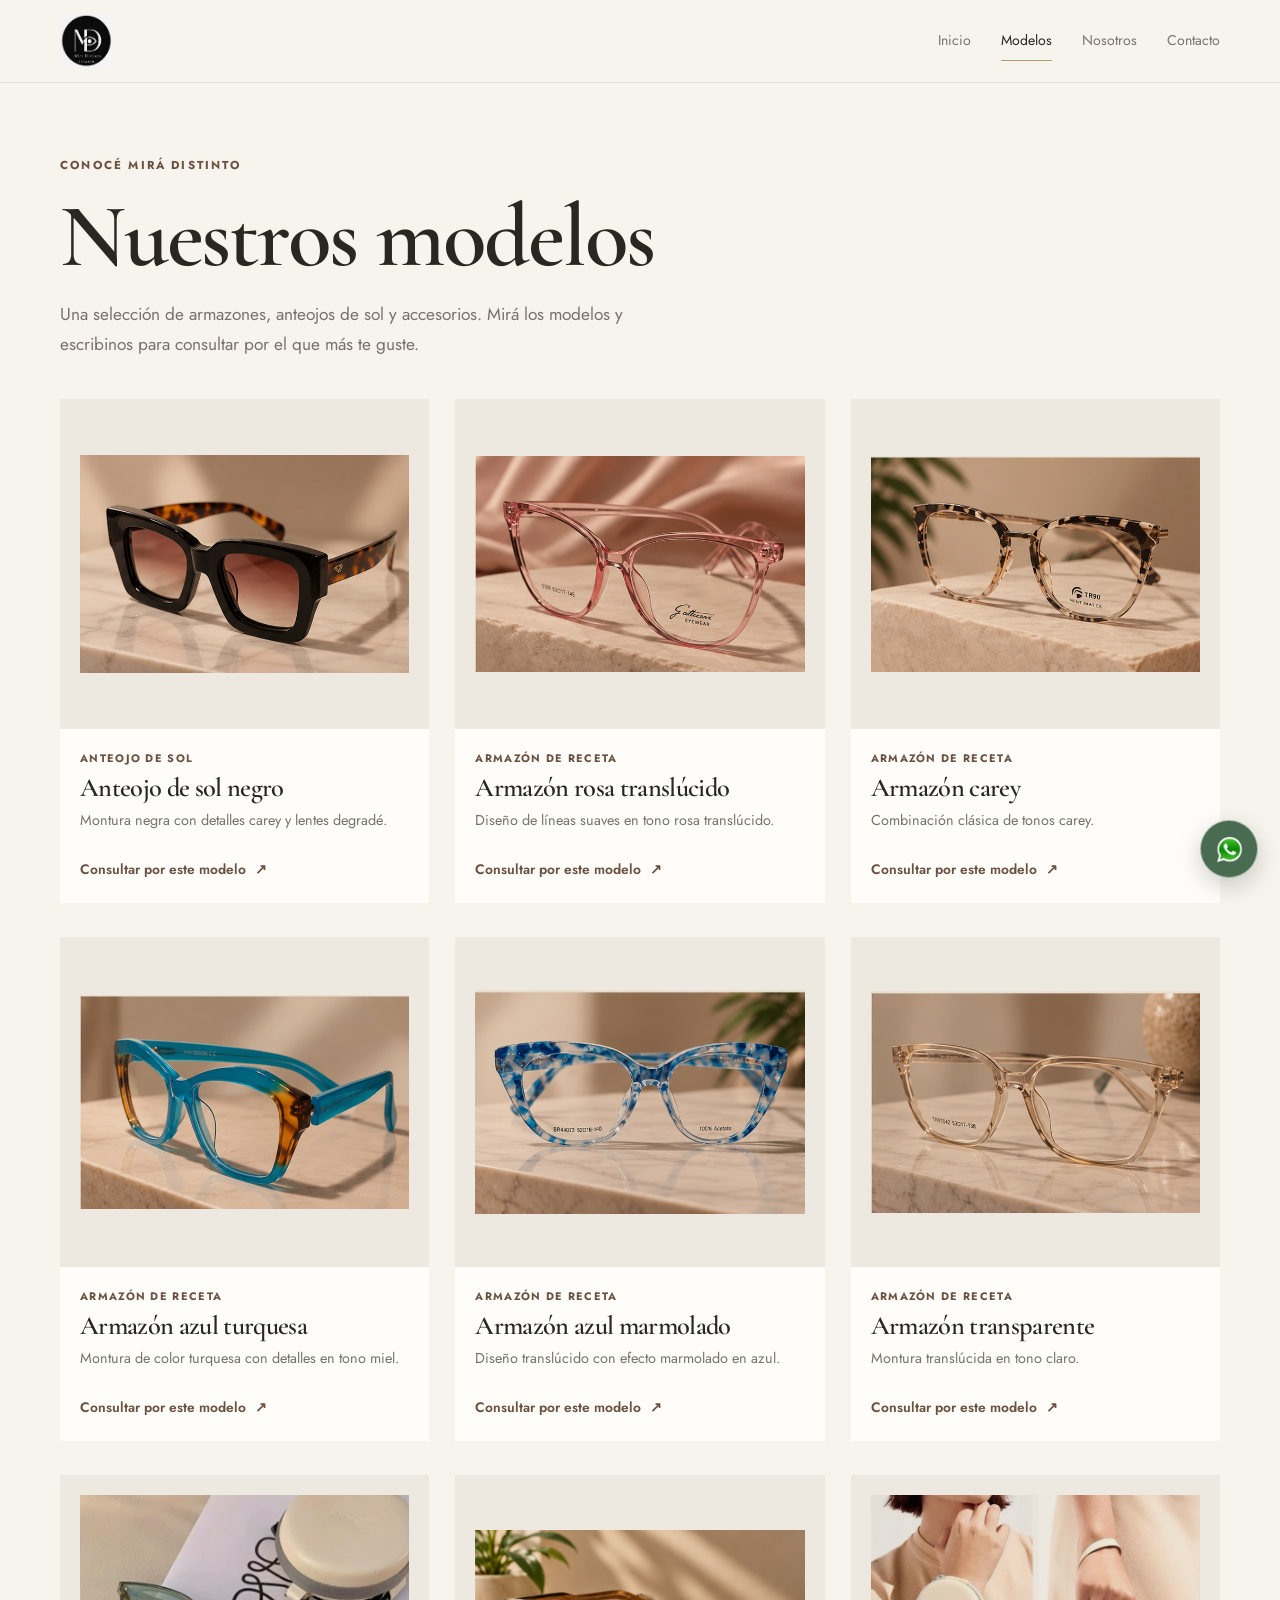
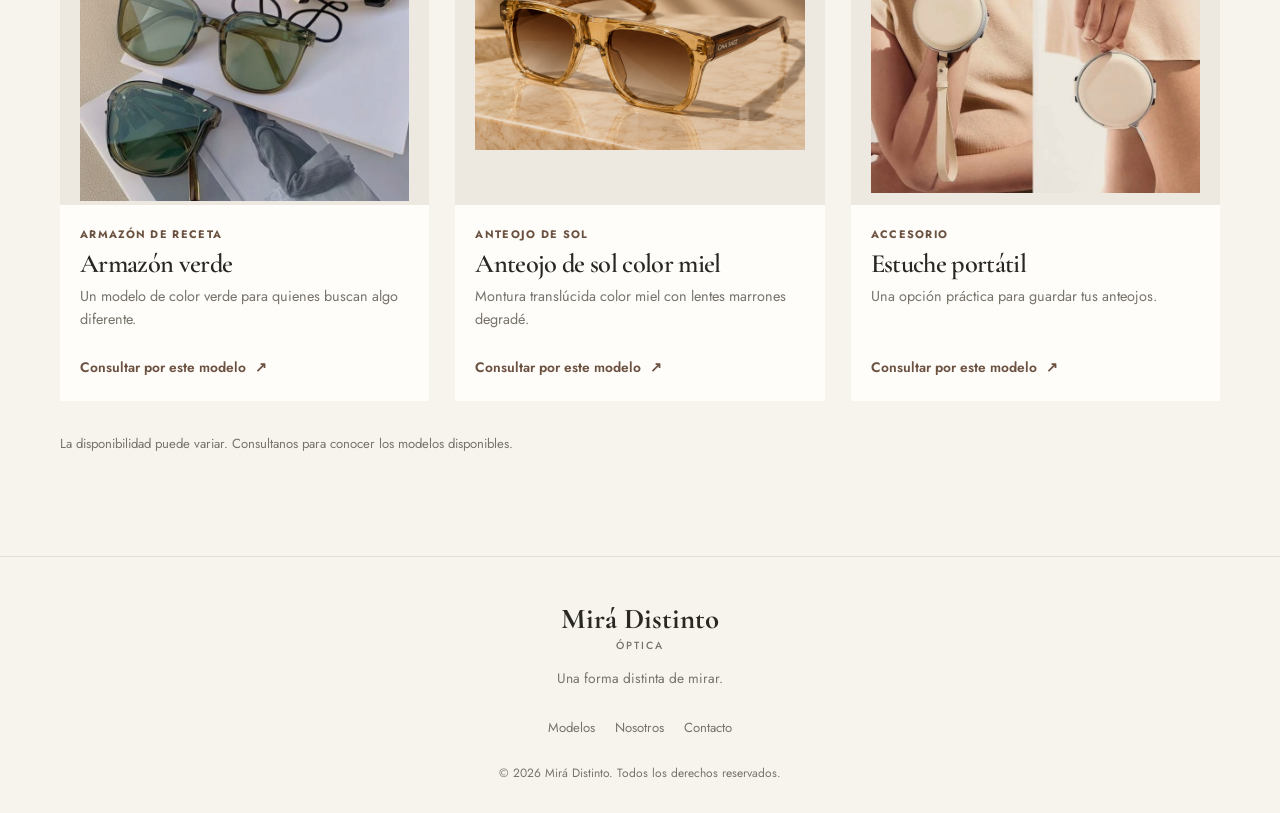
<file: catalogo.html>
<!DOCTYPE html>
<html lang="es-AR">
<head>
  <meta charset="utf-8">
  <meta name="viewport" content="width=device-width, initial-scale=1">
  <meta name="theme-color" content="#f7f4ee">
  <title>Modelos | Mirá Distinto</title>
  <meta name="description" content="Descubrí algunos de los modelos de armazones y anteojos de sol de Mirá Distinto. Consultanos por disponibilidad.">
  <meta property="og:type" content="website">
  <meta property="og:site_name" content="Mirá Distinto">
  <meta property="og:title" content="Modelos | Mirá Distinto">
  <meta property="og:description" content="Conocé nuestra selección de armazones, anteojos de sol y accesorios.">
  <meta property="og:image" content="img/logo.png">
  <meta name="twitter:card" content="summary">
  <link rel="icon" type="image/png" href="img/logo.png">
  <link rel="preconnect" href="https://fonts.googleapis.com">
  <link rel="preconnect" href="https://fonts.gstatic.com" crossorigin>
  <link href="https://fonts.googleapis.com/css2?family=Cormorant+Garamond:wght@500;600;700&family=Jost:wght@400;500;600;700&display=swap" rel="stylesheet">
  <link rel="stylesheet" href="css/estilos.css">
</head>
<body>
<header class="site-header">
  <div class="wrap header-inner">
    <a class="brand" href="index.html" aria-label="Mirá Distinto, inicio"><img src="img/logo.png" alt="Mirá Distinto" onerror="this.replaceWith(document.createTextNode('Mirá Distinto'))"></a>
    <nav class="main-nav" aria-label="Navegación principal">
      <a href="index.html">Inicio</a><a href="catalogo.html" aria-current="page">Modelos</a><a href="nosotros.html">Nosotros</a><a href="contacto.html">Contacto</a>
    </nav>
  </div>
</header>

<main class="wrap page-main">
  <section class="page-heading">
    <p class="eyebrow">CONOCÉ MIRÁ DISTINTO</p>
    <h1>Nuestros modelos</h1>
    <p class="section-intro">Una selección de armazones, anteojos de sol y accesorios. Mirá los modelos y escribinos para consultar por el que más te guste.</p>
  </section>
  <div class="grid catalog-grid" id="grid" aria-live="polite"></div>
  <p class="catalog-note">La disponibilidad puede variar. Consultanos para conocer los modelos disponibles.</p>
</main>

<footer class="site-footer"><div class="wrap footer-inner">
  <a class="footer-brand" href="index.html">Mirá Distinto<span>Óptica</span></a>
  <p>Una forma distinta de mirar.</p>
  <div class="footer-links"><a href="catalogo.html">Modelos</a><a href="nosotros.html">Nosotros</a><a href="contacto.html">Contacto</a></div>
  <small>© 2026 Mirá Distinto. Todos los derechos reservados.</small>
</div></footer>
<a class="wa-float" data-wa="Hola, quisiera hacer una consulta a Mirá Distinto." aria-label="Contactar por WhatsApp"><span class="ico" data-icon="wsp"></span></a>
<script src="js/config.js"></script><script src="js/productos.js"></script><script src="js/app.js"></script>
</body>
</html>
</file>
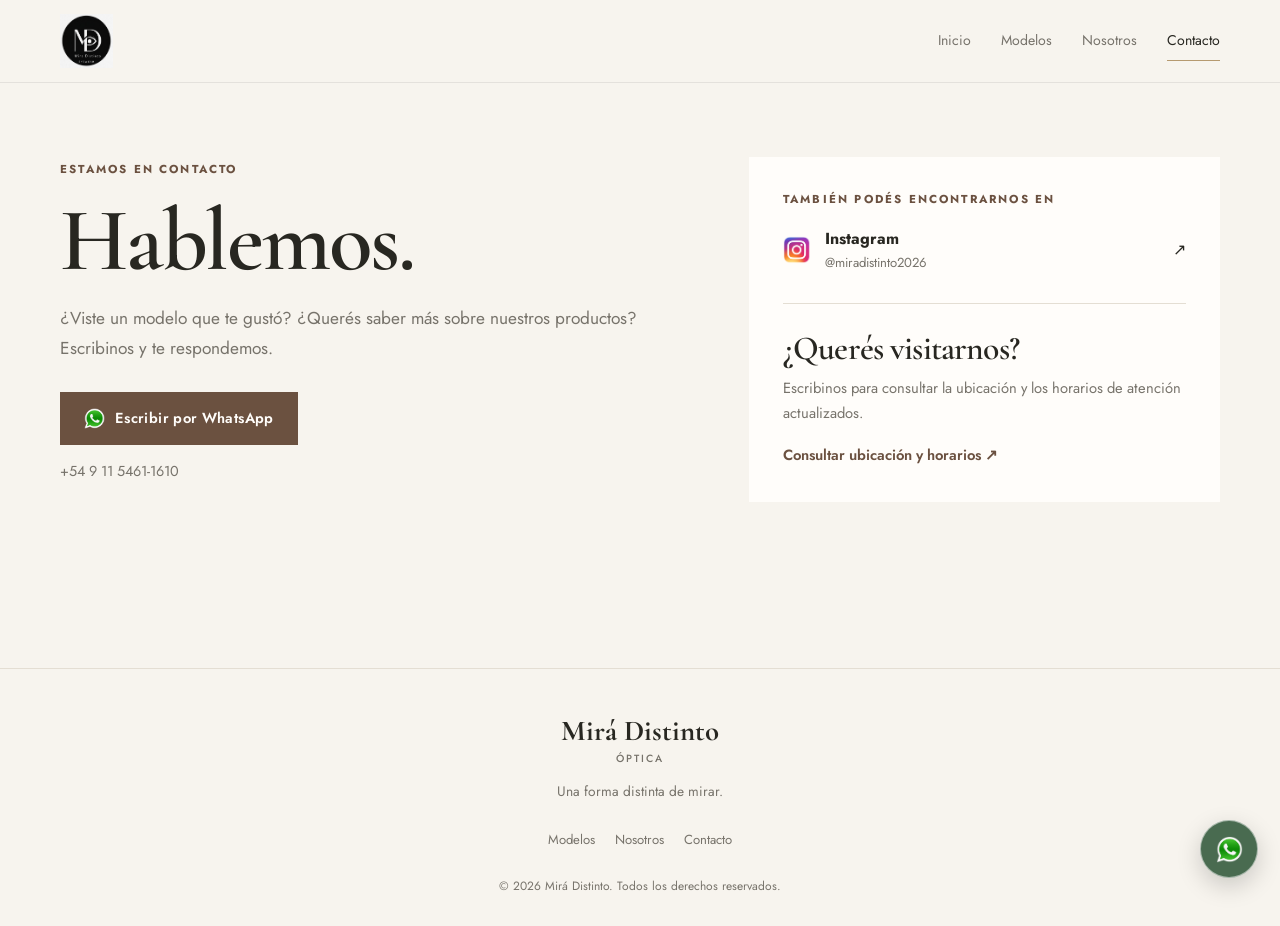
<file: contacto.html>
<!DOCTYPE html>
<html lang="es-AR">
<head>
  <meta charset="utf-8"><meta name="viewport" content="width=device-width, initial-scale=1"><meta name="theme-color" content="#f7f4ee">
  <title>Contacto | Mirá Distinto</title>
  <meta name="description" content="Contactate con Mirá Distinto por WhatsApp o Instagram. Consultá por nuestros modelos y disponibilidad.">
  <meta property="og:type" content="website">
  <meta property="og:site_name" content="Mirá Distinto">
  <meta property="og:title" content="Contacto | Mirá Distinto">
  <meta property="og:description" content="Escribinos por WhatsApp o encontranos en Instagram.">
  <meta property="og:image" content="img/logo.png">
  <meta name="twitter:card" content="summary">
  <link rel="icon" type="image/png" href="img/logo.png">
  <link rel="preconnect" href="https://fonts.googleapis.com"><link rel="preconnect" href="https://fonts.gstatic.com" crossorigin>
  <link href="https://fonts.googleapis.com/css2?family=Cormorant+Garamond:wght@500;600;700&family=Jost:wght@400;500;600;700&display=swap" rel="stylesheet"><link rel="stylesheet" href="css/estilos.css">
</head>
<body>
<header class="site-header"><div class="wrap header-inner">
  <a class="brand" href="index.html" aria-label="Mirá Distinto, inicio"><img src="img/logo.png" alt="Mirá Distinto" onerror="this.replaceWith(document.createTextNode('Mirá Distinto'))"></a>
  <nav class="main-nav" aria-label="Navegación principal"><a href="index.html">Inicio</a><a href="catalogo.html">Modelos</a><a href="nosotros.html">Nosotros</a><a href="contacto.html" aria-current="page">Contacto</a></nav>
</div></header>

<main class="wrap page-main">
  <section class="contact-layout">
    <div>
      <p class="eyebrow">ESTAMOS EN CONTACTO</p>
      <h1>Hablemos.</h1>
      <p class="section-intro">¿Viste un modelo que te gustó? ¿Querés saber más sobre nuestros productos? Escribinos y te respondemos.</p>
      <a class="btn contact-main-btn" data-wa="Hola, quisiera hacer una consulta a Mirá Distinto."><span class="ico" data-icon="wsp"></span>Escribir por WhatsApp</a>
      <p class="contact-phone">+54 9 11 5461-1610</p>
    </div>
    <aside class="contact-card">
      <p class="eyebrow">TAMBIÉN PODÉS ENCONTRARNOS EN</p>
      <a class="social-link" href="https://www.instagram.com/miradistinto2026/" target="_blank" rel="noopener"><span class="ico" data-icon="ig"></span><span><strong>Instagram</strong><small>@miradistinto2026</small></span><span aria-hidden="true">↗</span></a>
      <div class="contact-divider"></div>
      <h2>¿Querés visitarnos?</h2>
      <p>Escribinos para consultar la ubicación y los horarios de atención actualizados.</p>
      <a class="text-link" data-wa="Hola, quisiera consultar la dirección y los horarios de atención de Mirá Distinto.">Consultar ubicación y horarios ↗</a>
    </aside>
  </section>
</main>

<footer class="site-footer"><div class="wrap footer-inner">
  <a class="footer-brand" href="index.html">Mirá Distinto<span>Óptica</span></a><p>Una forma distinta de mirar.</p>
  <div class="footer-links"><a href="catalogo.html">Modelos</a><a href="nosotros.html">Nosotros</a><a href="contacto.html">Contacto</a></div>
  <small>© 2026 Mirá Distinto. Todos los derechos reservados.</small>
</div></footer>
<a class="wa-float" data-wa="Hola, quisiera hacer una consulta a Mirá Distinto." aria-label="Contactar por WhatsApp"><span class="ico" data-icon="wsp"></span></a>
<script src="js/config.js"></script><script src="js/productos.js"></script><script src="js/app.js"></script>
</body>
</html>
</file>
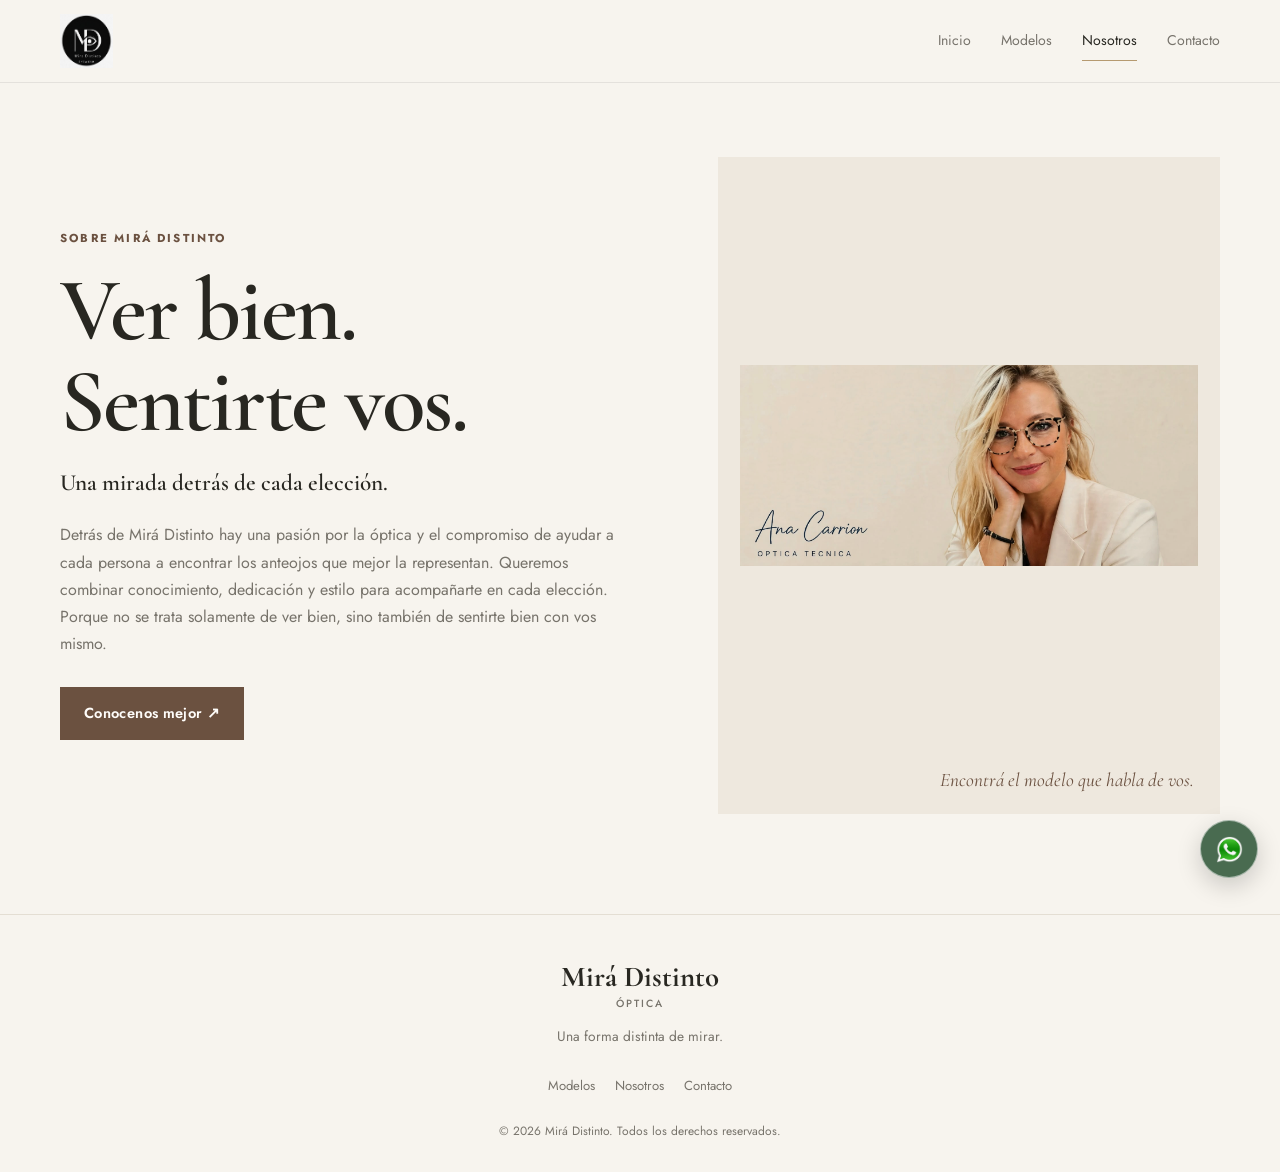
<file: nosotros.html>
<!DOCTYPE html>
<html lang="es-AR">
<head>
  <meta charset="utf-8"><meta name="viewport" content="width=device-width, initial-scale=1"><meta name="theme-color" content="#f7f4ee">
  <title>Nosotros | Mirá Distinto</title>
  <meta name="description" content="Conocé Mirá Distinto, una óptica con una selección de armazones, anteojos de sol y accesorios.">
  <meta property="og:type" content="website">
  <meta property="og:site_name" content="Mirá Distinto">
  <meta property="og:title" content="Nosotros | Mirá Distinto">
  <meta property="og:description" content="Una forma distinta de mirar. Conocé la propuesta de Mirá Distinto.">
  <meta property="og:image" content="img/logo.png">
  <meta name="twitter:card" content="summary">
  <link rel="icon" type="image/png" href="img/logo.png">
  <link rel="preconnect" href="https://fonts.googleapis.com"><link rel="preconnect" href="https://fonts.gstatic.com" crossorigin>
  <link href="https://fonts.googleapis.com/css2?family=Cormorant+Garamond:wght@500;600;700&family=Jost:wght@400;500;600;700&display=swap" rel="stylesheet"><link rel="stylesheet" href="css/estilos.css">
</head>
<body>
<header class="site-header"><div class="wrap header-inner">
  <a class="brand" href="index.html" aria-label="Mirá Distinto, inicio"><img src="img/logo.png" alt="Mirá Distinto" onerror="this.replaceWith(document.createTextNode('Mirá Distinto'))"></a>
  <nav class="main-nav" aria-label="Navegación principal"><a href="index.html">Inicio</a><a href="catalogo.html">Modelos</a><a href="nosotros.html" aria-current="page">Nosotros</a><a href="contacto.html">Contacto</a></nav>
</div></header>

<main class="wrap page-main">
  <section class="about-layout">
    <div class="about-copy">
      <p class="eyebrow">SOBRE MIRÁ DISTINTO</p>
      <h1>Ver bien.<br>Sentirte vos.</h1>
      <p class="about-lead">Una mirada detrás de cada elección.</p>
      <p>Detrás de Mirá Distinto hay una pasión por la óptica y el compromiso de ayudar a cada persona a encontrar los anteojos que mejor la representan. Queremos combinar conocimiento, dedicación y estilo para acompañarte en cada elección. Porque no se trata solamente de ver bien, sino también de sentirte bien con vos mismo.</p>
      <a class="btn" data-wa="Hola, quisiera conocer un poco más sobre Mirá Distinto.">Conocenos mejor ↗</a>
    </div>
    <div class="about-image"><img src="img/productos/foto_ana.jpeg" alt="Ana en Mirá Distinto" loading="lazy" decoding="async"><span>Encontrá el modelo que habla de vos.</span></div>
  </section>
</main>

<footer class="site-footer"><div class="wrap footer-inner">
  <a class="footer-brand" href="index.html">Mirá Distinto<span>Óptica</span></a><p>Una forma distinta de mirar.</p>
  <div class="footer-links"><a href="catalogo.html">Modelos</a><a href="nosotros.html">Nosotros</a><a href="contacto.html">Contacto</a></div>
  <small>© 2026 Mirá Distinto. Todos los derechos reservados.</small>
</div></footer>
<a class="wa-float" data-wa="Hola, quisiera hacer una consulta a Mirá Distinto." aria-label="Contactar por WhatsApp"><span class="ico" data-icon="wsp"></span></a>
<script src="js/config.js"></script><script src="js/productos.js"></script><script src="js/app.js"></script>
</body>
</html>
</file>
<file: css/estilos.css>
/* =====================================================
   MIRÁ DISTINTO · Identidad visual
   Paleta cálida, editorial y luminosa.
   ===================================================== */

:root {
  --bg: #f7f4ee;
  --surface: #fffdfa;
  --surface-soft: #eee8de;
  --ink: #282721;
  --muted: #77736b;
  --line: #e4ded3;
  --accent: #6b5140;
  --accent-dark: #4d392e;
  --gold: #b69a70;
  --white: #fffdfa;
  --display: "Cormorant Garamond", Georgia, serif;
  --body: "Jost", "Segoe UI", Arial, sans-serif;
  color-scheme: light;
}

* { box-sizing: border-box; }
html { scroll-behavior: smooth; }
body {
  margin: 0;
  background: var(--bg);
  color: var(--ink);
  font: 400 1rem/1.7 var(--body);
}
img { display: block; max-width: 100%; }
a { color: inherit; }
button, input, textarea, select { font: inherit; }

:focus-visible {
  outline: 3px solid var(--gold);
  outline-offset: 4px;
}

.wrap {
  width: min(1160px, calc(100% - 48px));
  margin-inline: auto;
}

h1, h2, h3, p { margin-top: 0; }
h1, h2, h3 {
  font-family: var(--display);
  font-weight: 600;
  line-height: 1.02;
  letter-spacing: -.025em;
}
h1 { font-size: clamp(3.3rem, 7vw, 6.2rem); }
h2 { font-size: clamp(2.5rem, 4vw, 4rem); }
h3 { font-size: 1.8rem; }

.eyebrow {
  margin-bottom: 18px;
  color: var(--accent);
  font-size: .72rem;
  font-weight: 700;
  letter-spacing: .19em;
  line-height: 1.4;
}
.section-intro {
  max-width: 58ch;
  color: var(--muted);
  font-size: 1.08rem;
}

/* Encabezado y navegación */
.site-header {
  position: sticky;
  top: 0;
  z-index: 20;
  border-bottom: 1px solid rgba(40, 39, 33, .09);
  background: rgba(247, 244, 238, .94);
  backdrop-filter: blur(16px);
}
.header-inner {
  min-height: 82px;
  display: flex;
  align-items: center;
  justify-content: space-between;
  gap: 28px;
}
.brand {
  display: inline-flex;
  align-items: center;
  flex: 0 0 auto;
  color: var(--ink);
  font: 700 1.7rem/1 var(--display);
  text-decoration: none;
}
.brand img {
  width: auto;
  max-width: 190px;
  max-height: 54px;
  object-fit: contain;
}
.main-nav {
  display: flex;
  align-items: center;
  justify-content: flex-end;
  flex-wrap: wrap;
  gap: 8px clamp(14px, 2.4vw, 30px);
}
.main-nav a {
  padding: 8px 0;
  border-bottom: 1px solid transparent;
  color: var(--muted);
  font-size: .88rem;
  text-decoration: none;
  transition: color .2s ease, border-color .2s ease;
}
.main-nav a:hover,
.main-nav a[aria-current="page"] {
  border-color: var(--gold);
  color: var(--ink);
}

/* Botones y enlaces */
.btn {
  display: inline-flex;
  min-height: 50px;
  align-items: center;
  justify-content: center;
  gap: 10px;
  padding: 13px 23px;
  border: 1px solid var(--accent);
  background: var(--accent);
  color: var(--white);
  font-size: .91rem;
  font-weight: 600;
  letter-spacing: .025em;
  text-decoration: none;
  transition: background .2s ease, transform .2s ease;
}
.btn:hover {
  transform: translateY(-2px);
  background: var(--accent-dark);
}
.text-link {
  display: inline-flex;
  align-items: center;
  gap: 8px;
  border: 0;
  background: none;
  color: var(--accent);
  font-size: .92rem;
  font-weight: 600;
  text-decoration: none;
  cursor: pointer;
}
.text-link:hover { color: var(--ink); }
.ico {
  display: inline-flex;
  width: 21px;
  height: 21px;
  align-items: center;
  justify-content: center;
  flex: 0 0 auto;
}
.ico img, .ico svg {
  display: block;
  width: 100%;
  height: 100%;
  object-fit: contain;
}

/* Portada */
.hero {
  min-height: 650px;
  display: grid;
  grid-template-columns: 1fr .92fr;
  align-items: center;
  gap: clamp(42px, 8vw, 100px);
  padding-block: 76px 84px;
}
.hero-copy { padding-block: 24px; }
.hero h1 { max-width: 650px; margin-bottom: 24px; }
.hero-text {
  max-width: 460px;
  margin-bottom: 30px;
  color: var(--muted);
  font-size: 1.17rem;
}
.cta { display: flex; align-items: center; flex-wrap: wrap; gap: 22px; }
.hero-note { margin: 26px 0 0; color: var(--muted); font-size: .82rem; }
.hero-visual {
  position: relative;
  min-height: 480px;
  display: flex;
  align-items: center;
  justify-content: center;
  padding: 30px;
  background: var(--surface-soft);
}
.hero-visual::before {
  position: absolute;
  inset: 18px;
  border: 1px solid rgba(107, 81, 64, .18);
  content: "";
  pointer-events: none;
}
.hero-visual img {
  position: relative;
  z-index: 1;
  width: 100%;
  height: 420px;
  object-fit: contain;
  mix-blend-mode: multiply;
}
.hero-caption {
  position: absolute;
  right: 28px;
  bottom: 25px;
  z-index: 2;
  color: var(--accent-dark);
  font: italic 1.15rem var(--display);
}
.intro-strip {
  padding-block: 68px 78px;
  border-top: 1px solid var(--line);
  text-align: center;
}
.intro-strip .eyebrow { margin-bottom: 12px; }
.intro-strip h2 { margin-bottom: 12px; }
.intro-strip .section-intro { margin: 0 auto; }
.section-block { padding-bottom: 100px; }
.section-heading {
  display: flex;
  align-items: end;
  justify-content: space-between;
  gap: 24px;
  margin-bottom: 28px;
}
.section-heading .eyebrow { margin-bottom: 10px; }
.section-heading h2 { margin-bottom: 0; }

/* Galería de modelos */
.grid {
  display: grid;
  grid-template-columns: repeat(3, minmax(0, 1fr));
  gap: 26px;
}
.product-card {
  min-width: 0;
  display: flex;
  flex-direction: column;
  background: var(--surface);
}
.product-photo {
  display: grid;
  aspect-ratio: 1.12 / 1;
  place-items: center;
  overflow: hidden;
  padding: 20px;
  background: #eee9e0;
}
.product-photo img {
  width: 100%;
  height: 100%;
  object-fit: contain;
  mix-blend-mode: multiply;
  transition: transform .45s ease;
}
.product-card:hover .product-photo img { transform: scale(1.035); }
.product-info {
  display: flex;
  flex: 1;
  flex-direction: column;
  align-items: flex-start;
  padding: 20px 20px 22px;
}
.product-category {
  margin-bottom: 8px;
  color: var(--accent);
  font-size: .68rem;
  font-weight: 700;
  letter-spacing: .12em;
  text-transform: uppercase;
}
.product-info h3 { margin-bottom: 7px; font-size: 1.65rem; }
.product-info p {
  margin-bottom: 18px;
  color: var(--muted);
  font-size: .9rem;
  line-height: 1.55;
}
.product-link {
  display: inline-flex;
  align-items: center;
  gap: 9px;
  margin-top: auto;
  padding-top: 8px;
  color: var(--accent);
  font-size: .86rem;
  font-weight: 600;
  text-decoration: none;
}
.product-link:hover { color: var(--ink); }
.catalog-grid { row-gap: 34px; }
.catalog-note { margin: 32px 0 0; color: var(--muted); font-size: .82rem; }

/* Llamado a contacto */
.contact-band {
  padding-block: 66px;
  background: var(--accent-dark);
  color: var(--white);
}
.contact-band-inner {
  display: flex;
  align-items: center;
  justify-content: space-between;
  gap: 40px;
}
.contact-band .eyebrow { color: #d7c2a5; }
.contact-band h2 { margin-bottom: 12px; }
.contact-band p:not(.eyebrow) {
  max-width: 54ch;
  margin-bottom: 0;
  color: #e1d8ce;
}
.btn-light {
  flex: 0 0 auto;
  border-color: var(--white);
  background: var(--white);
  color: var(--accent-dark);
}
.btn-light:hover { background: #e9dfd1; }

/* Páginas internas */
.page-main { min-height: 65vh; padding-block: 74px 100px; }
.page-heading { max-width: 720px; margin-bottom: 40px; }
.page-heading h1 { margin-bottom: 18px; }

/* Nosotros */
.about-layout {
  display: grid;
  grid-template-columns: 1fr .9fr;
  align-items: center;
  gap: clamp(42px, 8vw, 100px);
}
.about-copy h1 { margin-bottom: 22px; }
.about-copy p:not(.eyebrow) { color: var(--muted); }
.about-copy .about-lead {
  color: var(--ink) !important;
  font: 600 1.45rem/1.25 var(--display);
}
.about-copy .btn { margin-top: 14px; }
.about-image {
  position: relative;
  padding: 22px 22px 62px;
  background: var(--surface-soft);
}
.about-image img {
  width: 100%;
  aspect-ratio: 4 / 5;
  object-fit: contain;
  mix-blend-mode: multiply;
}
.about-image span {
  position: absolute;
  right: 26px;
  bottom: 22px;
  color: var(--accent);
  font: italic 1.2rem var(--display);
}

/* Contacto */
.contact-layout {
  display: grid;
  grid-template-columns: 1fr .8fr;
  align-items: center;
  gap: clamp(38px, 8vw, 100px);
}
.contact-layout h1 { margin-bottom: 18px; }
.contact-main-btn { margin-top: 12px; }
.contact-phone { margin-top: 14px; color: var(--muted); font-size: .9rem; }
.contact-card { padding: 34px; background: var(--surface); }
.social-link {
  display: flex;
  align-items: center;
  gap: 14px;
  text-decoration: none;
}
.social-link .ico { width: 28px; height: 28px; color: var(--accent); }
.social-link strong, .social-link small { display: block; }
.social-link small { color: var(--muted); font-size: .82rem; }
.social-link > span:nth-child(2) { flex: 1; }
.contact-divider { height: 1px; margin: 28px 0; background: var(--line); }
.contact-card h2 { margin-bottom: 10px; font-size: 2.1rem; }
.contact-card p:not(.eyebrow) { color: var(--muted); font-size: .92rem; }

/* Pie y acceso rápido */
.site-footer { padding-block: 48px 30px; border-top: 1px solid var(--line); }
.footer-inner { display: flex; flex-direction: column; align-items: center; text-align: center; }
.footer-brand {
  color: var(--ink);
  font: 700 1.8rem/1 var(--display);
  text-decoration: none;
}
.footer-brand span {
  display: block;
  margin-top: 5px;
  color: var(--muted);
  font: 500 .65rem var(--body);
  letter-spacing: .2em;
  text-transform: uppercase;
}
.footer-inner > p { margin: 14px 0; color: var(--muted); font-size: .86rem; }
.footer-links {
  display: flex;
  flex-wrap: wrap;
  justify-content: center;
  gap: 20px;
  margin: 12px 0 24px;
}
.footer-links a { color: var(--muted); font-size: .82rem; text-decoration: none; }
.footer-links a:hover { color: var(--ink); }
.footer-inner small { color: var(--muted); font-size: .75rem; }

.wa-float {
  position: fixed;
  right: 22px;
  bottom: calc(22px + env(safe-area-inset-bottom, 0px));
  z-index: 30;
  display: grid;
  width: 58px;
  height: 58px;
  place-items: center;
  border: 1px solid rgba(255,255,255,.5);
  border-radius: 50%;
  background: #496b50;
  color: white;
  box-shadow: 0 8px 24px rgba(0,0,0,.18);
  text-decoration: none;
  transition: transform .2s ease;
}
.wa-float:hover { transform: translateY(-3px); }
.wa-float .ico { width: 27px; height: 27px; }

/* Adaptación a pantallas */
@media (max-width: 900px) {
  .header-inner { min-height: 76px; }
  .hero {
    min-height: 0;
    grid-template-columns: 1fr .9fr;
    gap: 36px;
    padding-block: 60px;
  }
  .hero-visual { min-height: 390px; padding: 20px; }
  .hero-visual img { height: 340px; }
  .grid { grid-template-columns: repeat(2, minmax(0, 1fr)); }
}

@media (max-width: 680px) {
  .wrap { width: min(100% - 34px, 560px); }
  .header-inner {
    min-height: auto;
    flex-direction: column;
    align-items: flex-start;
    gap: 8px;
    padding-block: 15px 10px;
  }
  .brand img { max-height: 44px; }
  .main-nav {
    width: 100%;
    justify-content: flex-start;
    flex-wrap: wrap;
    gap: 4px 22px;
    overflow: visible;
  }
  .main-nav a { flex: 0 0 auto; font-size: .82rem; }
  h1 { font-size: clamp(3rem, 14vw, 4.4rem); }
  h2 { font-size: clamp(2.4rem, 10vw, 3.2rem); }
  .hero {
    grid-template-columns: 1fr;
    gap: 30px;
    padding-block: 56px 52px;
  }
  .hero-visual { min-height: 310px; }
  .hero-visual img { height: 290px; }
  .hero-caption { right: 20px; bottom: 17px; font-size: 1rem; }
  .intro-strip { padding-block: 52px; }
  .section-block { padding-bottom: 64px; }
  .section-heading { align-items: flex-start; flex-direction: column; gap: 12px; }
  .grid { grid-template-columns: 1fr 1fr; gap: 13px; }
  .product-photo { aspect-ratio: 1 / 1; padding: 10px; }
  .product-info { padding: 13px 12px 15px; }
  .product-info h3 { font-size: 1.35rem; }
  .product-info p { font-size: .8rem; }
  .product-link { font-size: .78rem; }
  .product-category { font-size: .58rem; }
  .contact-band-inner { align-items: flex-start; flex-direction: column; gap: 24px; }
  .page-main { padding-block: 54px 70px; }
  .page-heading { margin-bottom: 34px; }
  .about-layout, .contact-layout { grid-template-columns: 1fr; gap: 38px; }
  .about-image { max-width: 480px; }
  .contact-card { padding: 26px; }
  .wa-float {
    right: 15px;
    bottom: calc(15px + env(safe-area-inset-bottom, 0px));
    width: 54px;
    height: 54px;
  }
}

@media (max-width: 380px) {
  .grid { grid-template-columns: 1fr; }
  .product-photo { aspect-ratio: 1.25 / 1; }
  .cta { align-items: flex-start; flex-direction: column; }
}

@media (prefers-reduced-motion: reduce) {
  html { scroll-behavior: auto; }
  *, *::before, *::after {
    scroll-behavior: auto !important;
    animation-duration: .01ms !important;
    animation-iteration-count: 1 !important;
    transition-duration: .01ms !important;
  }
}
</file>
